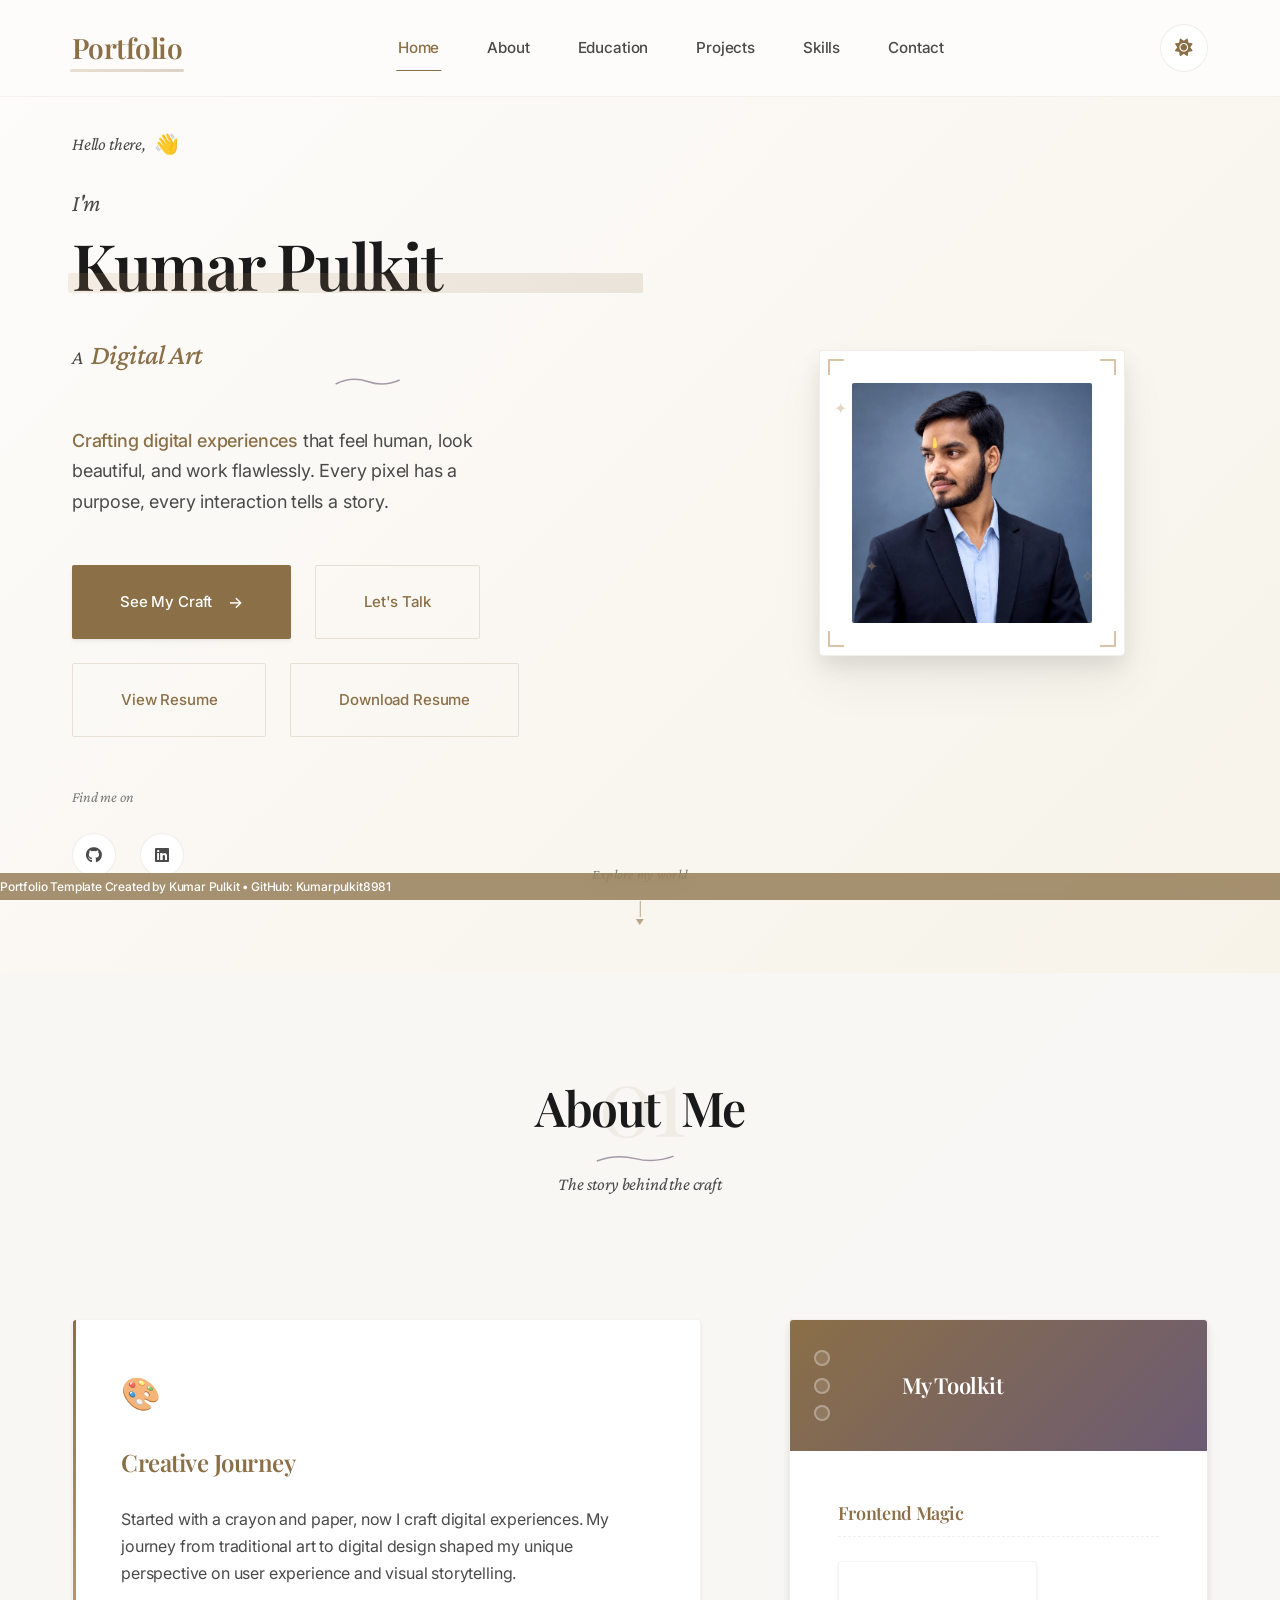
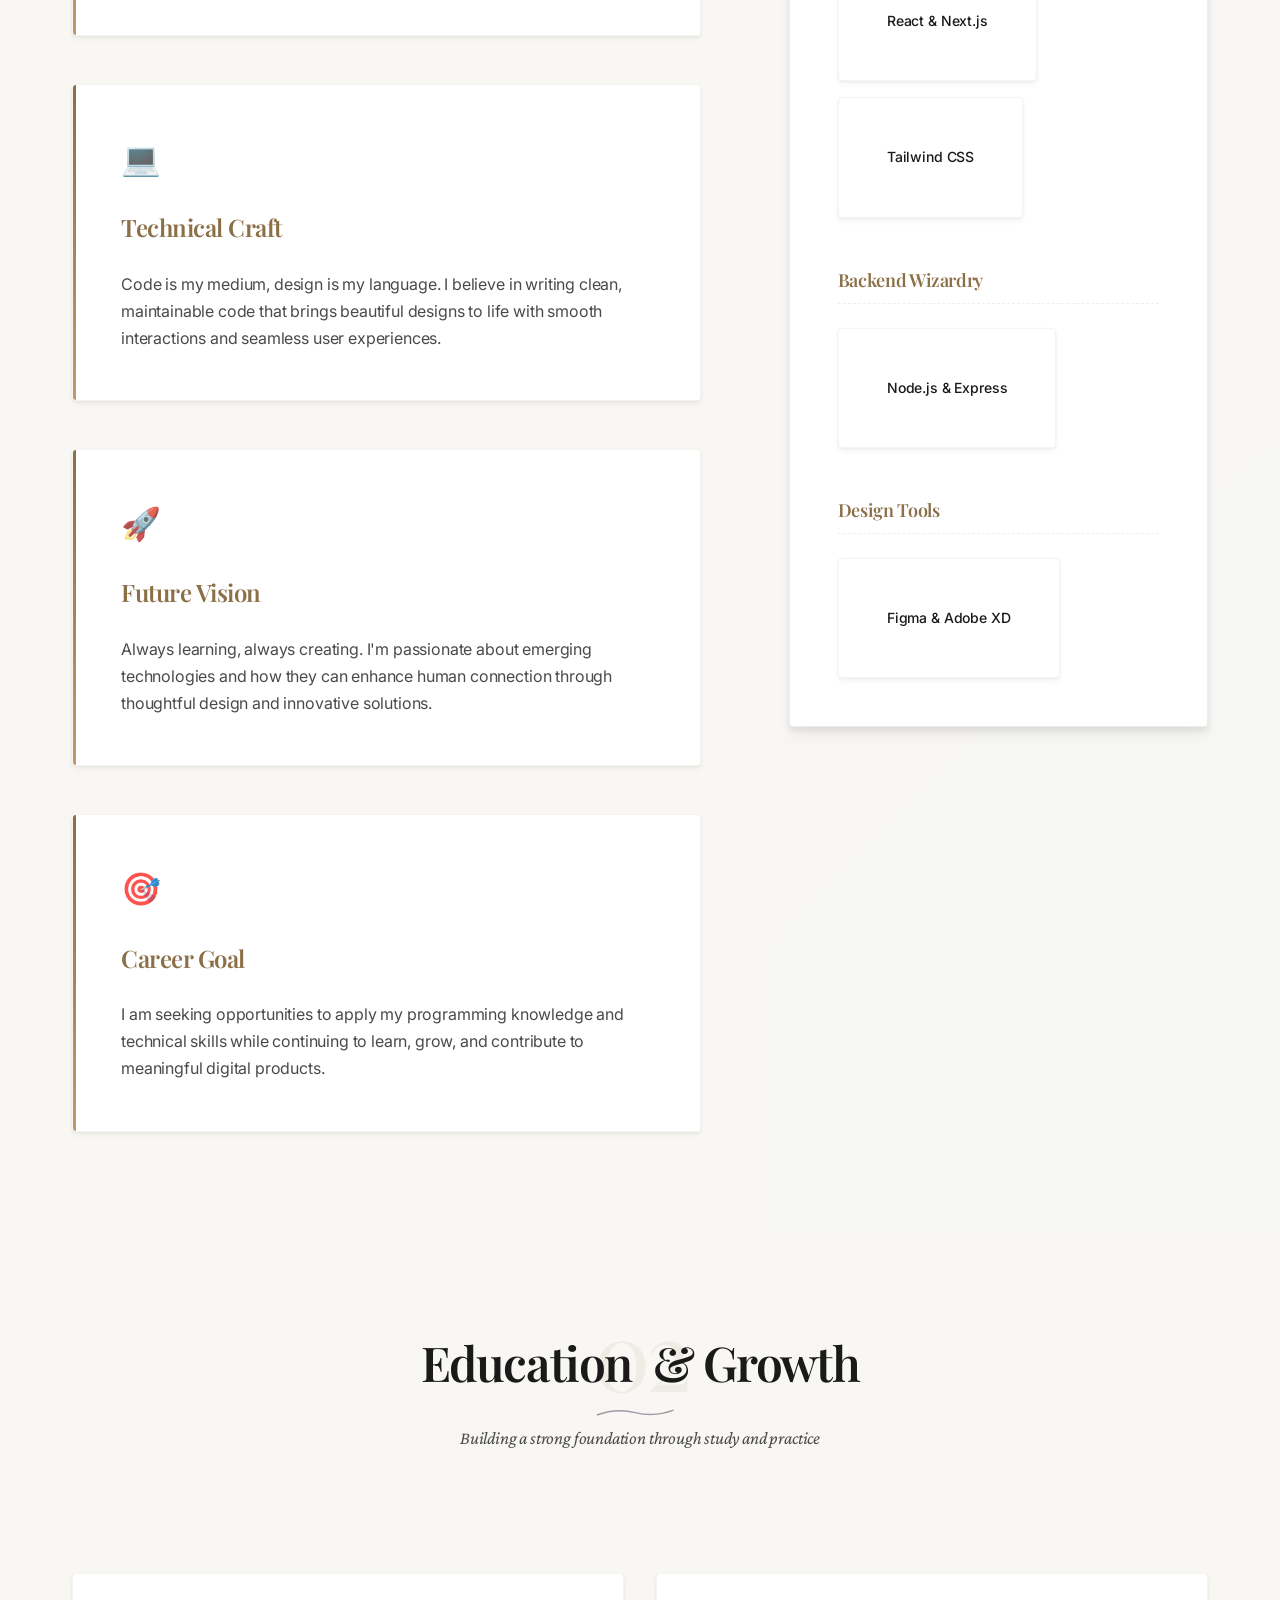
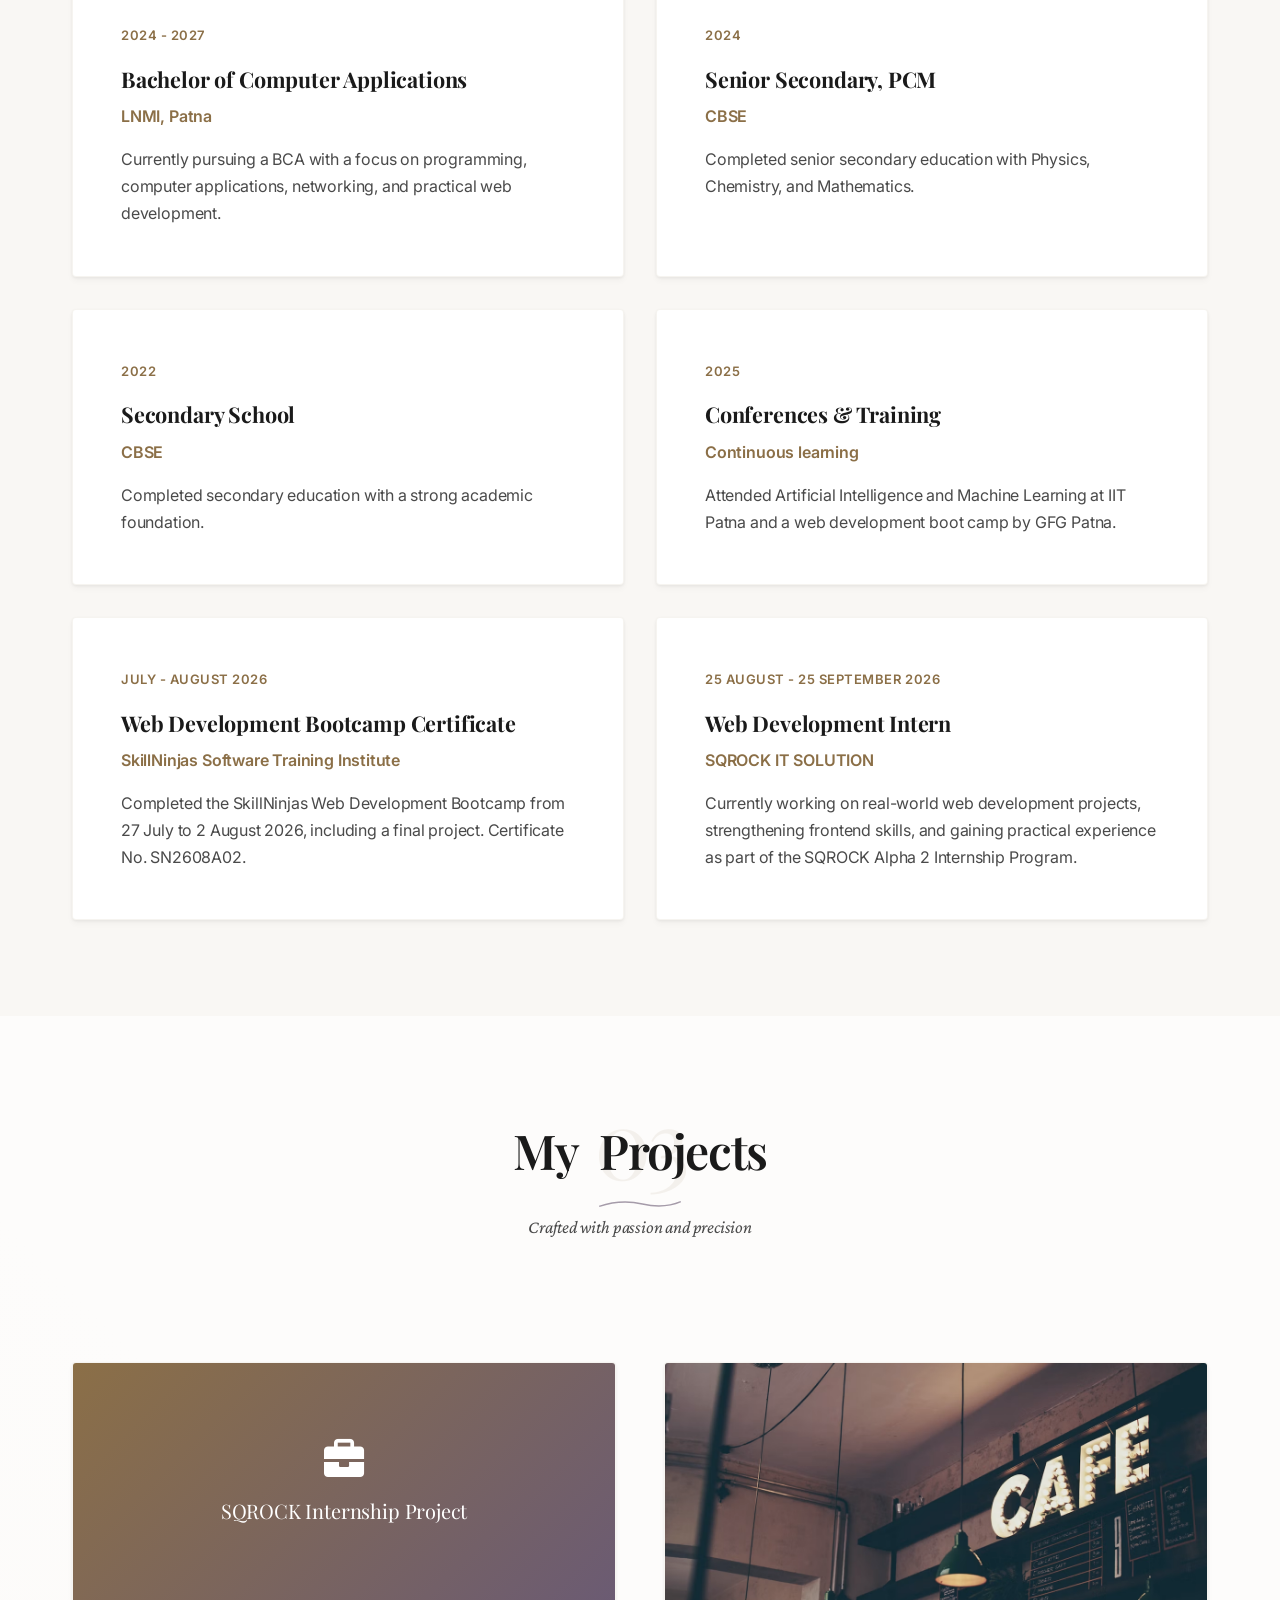
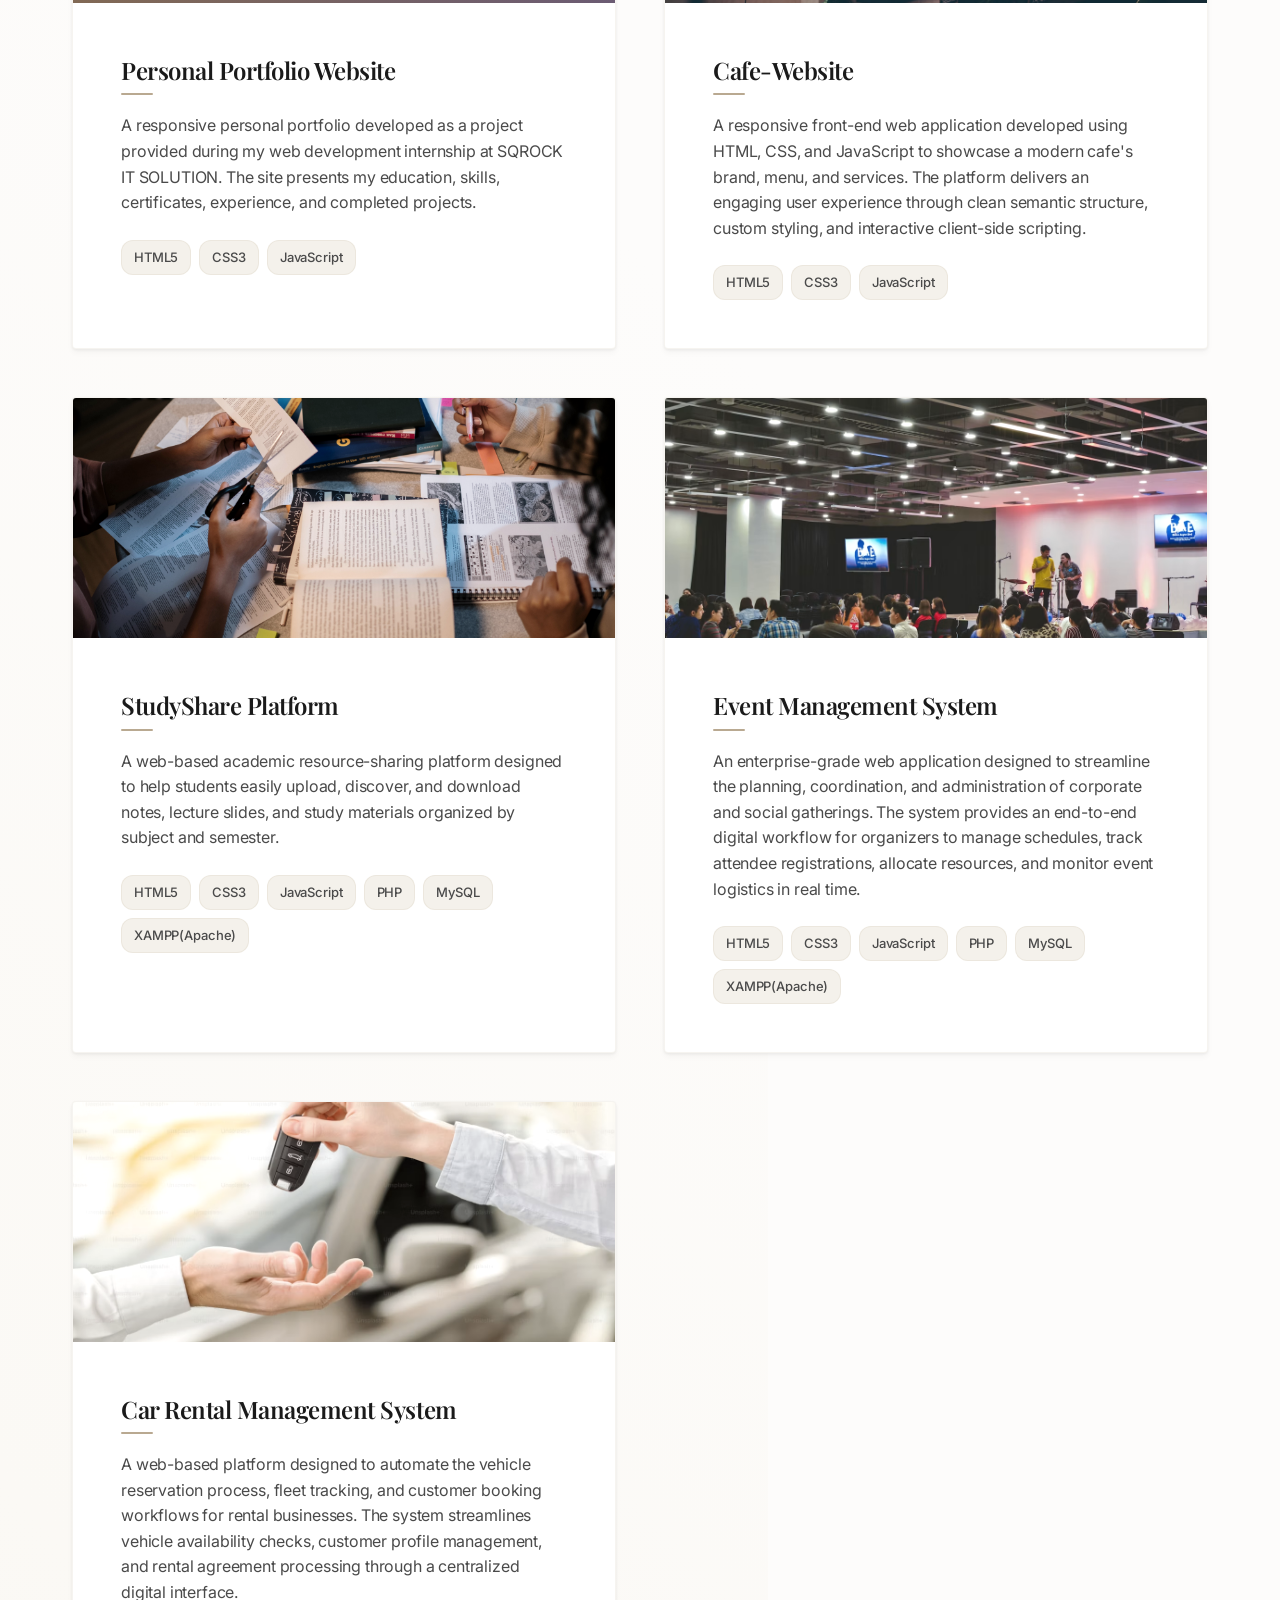
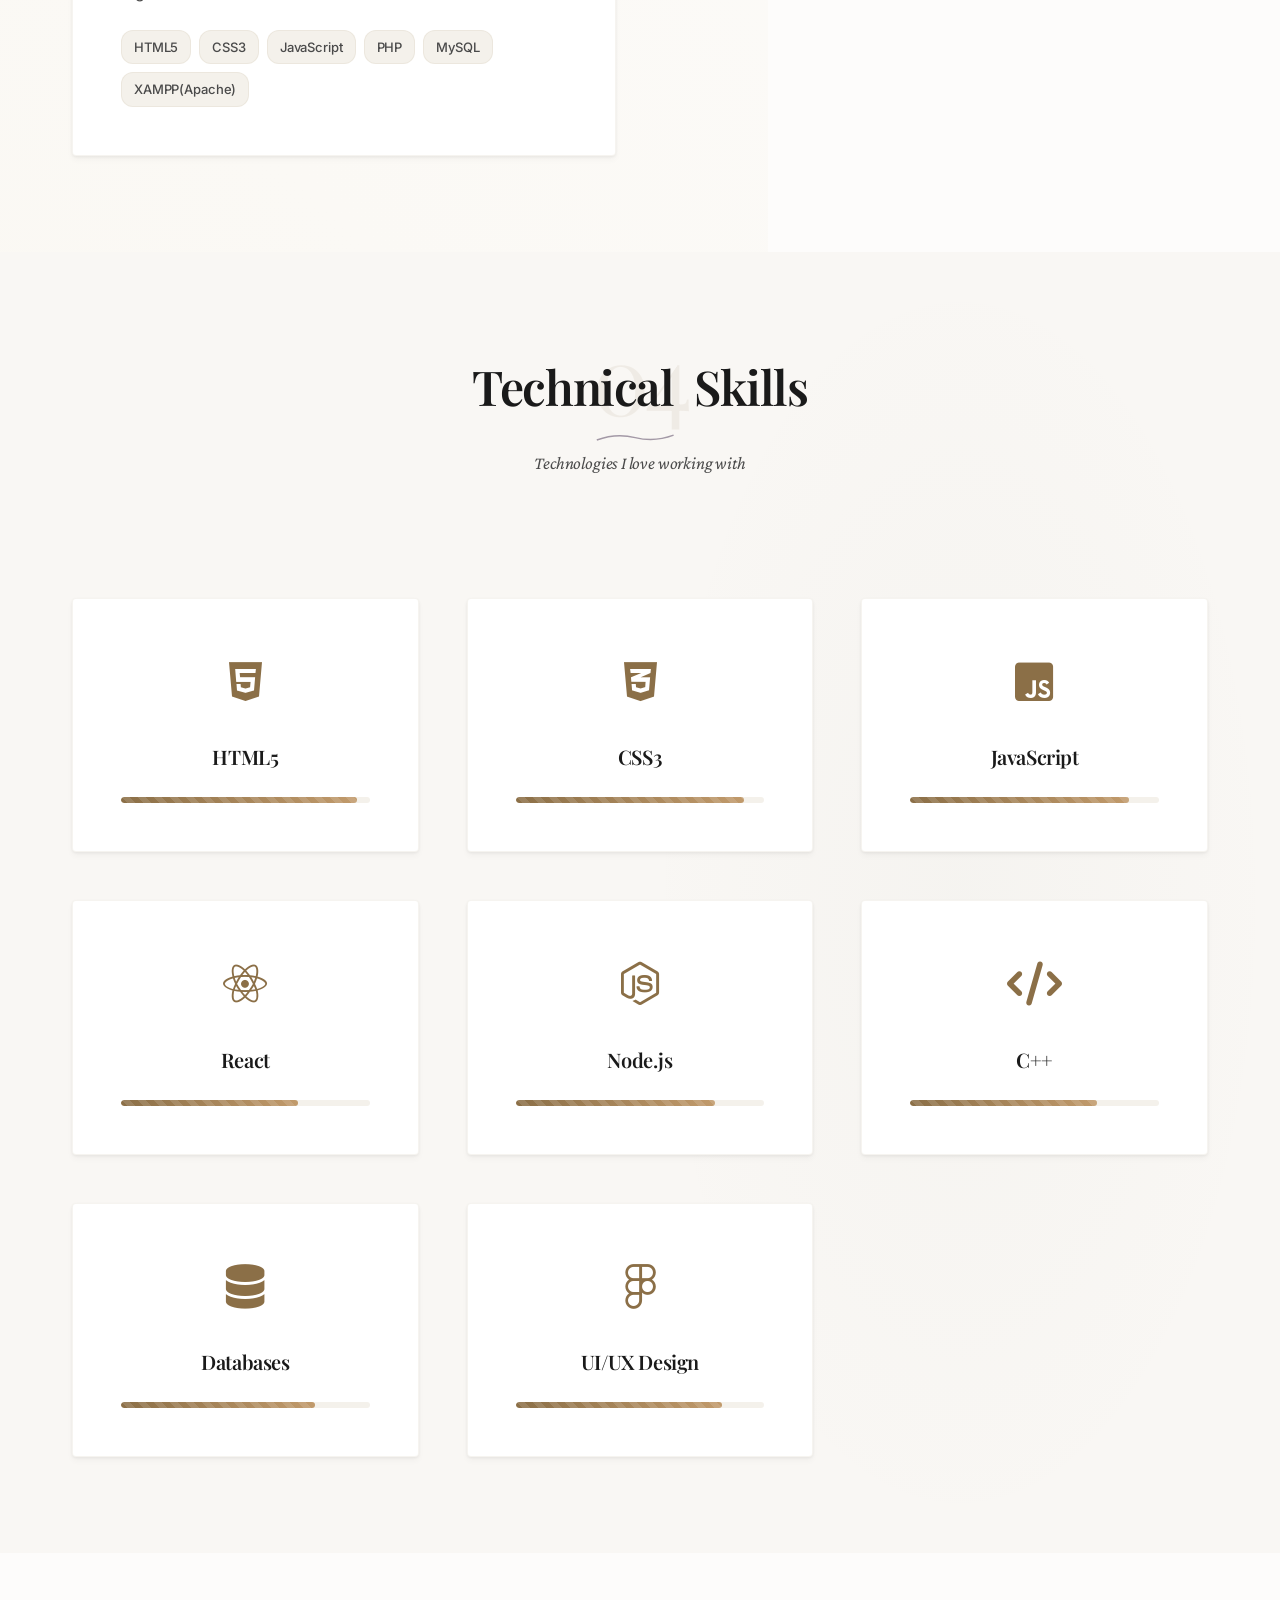
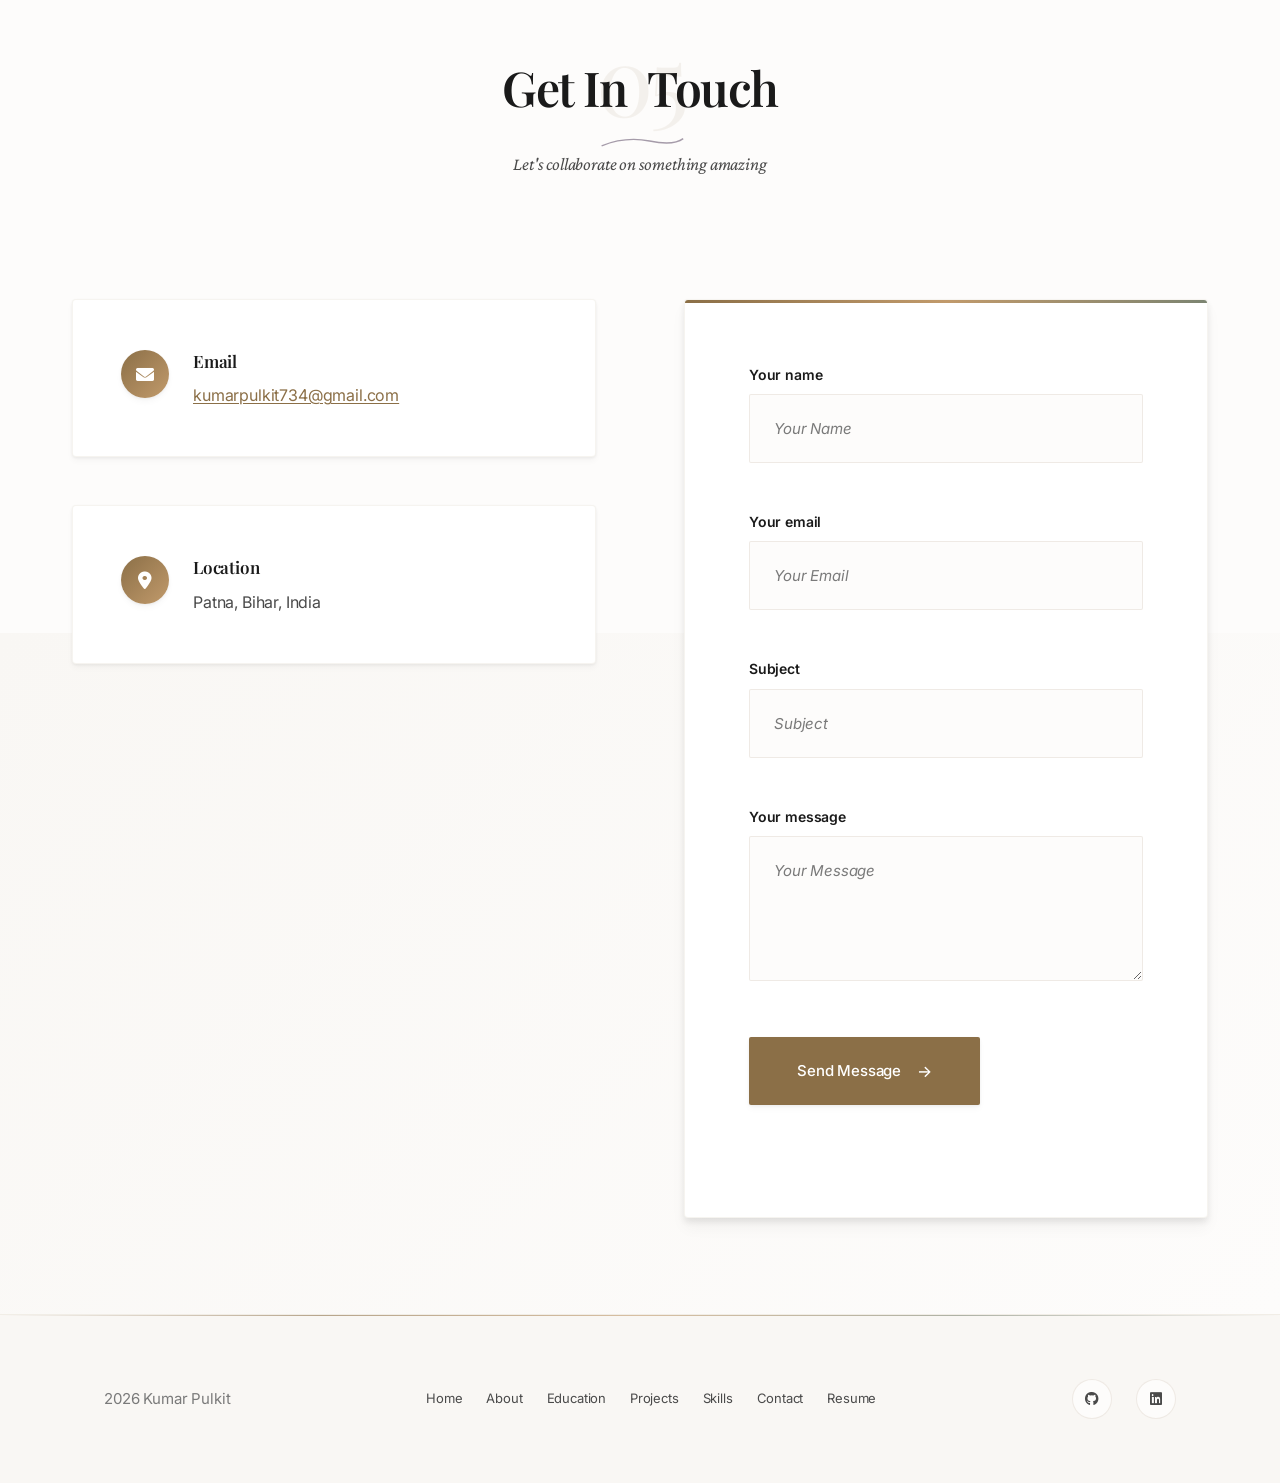
<file: index.html>
<!DOCTYPE html>
<html lang="en">
<head>
    <meta charset="UTF-8">
    <meta name="viewport" content="width=device-width, initial-scale=1.0">
    <title>Kumar Pulkit - Digital Artisan</title>
    <meta name="description" content="Professional portfolio of a digital artisan crafting exceptional web experiences">
    <meta property="og:title" content="Kumar Pulkit - Digital Artisan">
    <meta property="og:description" content="Professional portfolio of Kumar Pulkit, crafting thoughtful digital experiences.">
    <meta property="og:type" content="website">
    <meta name="theme-color" content="#fdfcfb">
    <link rel="preconnect" href="https://cdnjs.cloudflare.com">
    <link href="https://cdnjs.cloudflare.com/ajax/libs/font-awesome/6.0.0/css/all.min.css" rel="stylesheet">
    <link rel="stylesheet" href="styles.css">
</head>
<body>
    <div class="creator-brand">
        <div class="brand-marquee">Portfolio Template Created by Kumar Pulkit  • GitHub: Kumarpulkit8981     </div>
    </div>
    <!-- Elegant Paper Texture -->
    <div class="paper-texture"></div>
    
    <!-- Sophisticated Background Elements -->
    <div class="art-elements">
        <div class="floating-shape shape-1"></div>
        <div class="floating-shape shape-2"></div>
        <div class="floating-shape shape-3"></div>
        <div class="ink-splash splash-1"></div>
        <div class="ink-splash splash-2"></div>
    </div>
    
    <!-- Navigation -->
    <nav class="navbar" id="navbar">
        <div class="nav-content">
            <a href="#home" class="logo" aria-label="Kumar Pulkit portfolio home">
                <div class="logo-sketch">
                    <span class="logo-text">Portfolio</span>
                    <div class="underline-sketch"></div>
                </div>
            </a>
            <div class="nav-links" id="navLinks">
                <a href="#home" class="nav-link active">
                    <span class="link-text">Home</span>
                    <div class="link-doodle"></div>
                </a>
                <a href="#about" class="nav-link">
                    <span class="link-text">About</span>
                    <div class="link-doodle"></div>
                </a>
                <a href="#education" class="nav-link">
                    <span class="link-text">Education</span>
                    <div class="link-doodle"></div>
                </a>
                <a href="#projects" class="nav-link">
                    <span class="link-text">Projects</span>
                    <div class="link-doodle"></div>
                </a>
                <a href="#skills" class="nav-link">
                    <span class="link-text">Skills</span>
                    <div class="link-doodle"></div>
                </a>
                <a href="#contact" class="nav-link">
                    <span class="link-text">Contact</span>
                    <div class="link-doodle"></div>
                </a>
            </div>
            <div class="nav-right">
                <button class="theme-toggle" id="themeToggle" type="button" aria-label="Switch to dark theme" aria-pressed="false">
                    <div class="toggle-inner">
                        <i class="fas fa-sun light-icon"></i>
                        <i class="fas fa-moon dark-icon"></i>
                    </div>
                </button>
                <button class="hamburger" id="hamburger" type="button" aria-label="Open navigation menu" aria-expanded="false" aria-controls="navLinks">
                    <span></span>
                    <span></span>
                    <span></span>
                </button>
            </div>
        </div>
    </nav>

    <!-- Hero Section -->
    <section id="home" class="hero">
        <div class="hero-content">
            <div class="hero-text">
                <div class="greeting-container">
                    <p class="greeting">Hello there,</p>
                    <div class="wave-hand">👋</div>
                </div>
                <div class="name-container">
                    <span class="name-prefix">I'm</span>
                    <h1 class="name-main">Kumar Pulkit</h1>
                    <div class="name-highlight"></div>
                </div>
                <div class="role-container">
                    <span class="role-label">A</span>
                    <span class="role-main" id="roleText">Digital Artisan</span>
                    <div class="role-sketch">
                        <svg viewBox="0 0 100 20" class="role-underline">
                            <path d="M5,15 Q25,5 45,12 T85,10" stroke="currentColor" stroke-width="2" fill="none"/>
                        </svg>
                    </div>
                </div>
                <p class="hero-description">
                    <span class="description-highlight">Crafting digital experiences</span> that feel human, 
                    look beautiful, and work flawlessly. Every pixel has a purpose, 
                    every interaction tells a story.
                </p>
                <div class="hero-buttons">
                    <a href="#projects" class="btn btn-primary">
                        <span class="btn-text">See My Craft</span>
                        <div class="btn-arrow">→</div>
                    </a>
                    <a href="#contact" class="btn btn-secondary">
                        <span class="btn-text">Let's Talk</span>
                    </a>
                    <a href="resume.html" class="btn btn-secondary">
                        <span class="btn-text">View Resume</span>
                    </a>
                    <a href="resume.pdf" class="btn btn-secondary" download>
                        <span class="btn-text">Download Resume</span>
                    </a>
                </div>
                <div class="social-container">
                    <div class="social-label">Find me on</div>
                    <div class="social-links">
                        <a href="https://github.com/Kumarpulkit8981" class="social-link" data-platform="github" aria-label="Visit Kumar Pulkit on GitHub">
                            <i class="fab fa-github"></i>
                        </a>
                        <a href="https://www.linkedin.com/in/kumar-pulkit-21kp" class="social-link" data-platform="linkedin" aria-label="Visit Kumar Pulkit on LinkedIn">
                            <i class="fab fa-linkedin"></i>
                        </a>
                    </div>
                </div>
            </div>
            <div class="hero-visual">
                <div class="profile-artwork">
                    <div class="profile-frame">
                        <div class="frame-corner tl"></div>
                        <div class="frame-corner tr"></div>
                        <div class="frame-corner bl"></div>
                        <div class="frame-corner br"></div>
                        <div class="profile-image-container">
                            <img src="images/my-photo.jpg" alt="Portrait of Kumar Pulkit" class="profile-image">
                        </div>
                    </div>
                    <!-- <div class="profile-quote-bubble">
                        <div class="quote-text">"Design is thinking made visual"</div>
                    </div> -->
                    <div class="decorative-elements">
                        <div class="deco-star star-1">✦</div>
                        <div class="deco-star star-2">✧</div>
                        <div class="deco-star star-3">✦</div>
                    </div>
                </div>
            </div>
        </div>
        <div class="scroll-invitation">
            <div class="scroll-text">Explore my world</div>
            <div class="scroll-arrow">
                <div class="arrow-line"></div>
                <div class="arrow-head"></div>
            </div>
        </div>
    </section>

    <!-- About Section -->
    <section id="about" class="about">
        <div class="container">
            <div class="section-header">
                <div class="section-number">01</div>
                <h2 class="section-title">
                    <span class="title-word">About</span>
                    <span class="title-word">Me</span>
                    <div class="title-sketch">
                        <svg viewBox="0 0 200 50" class="title-underline">
                            <path d="M10,25 Q50,10 90,20 T170,15" stroke="currentColor" stroke-width="3" fill="none"/>
                        </svg>
                    </div>
                </h2>
                <p class="section-subtitle">The story behind the craft</p>
            </div>
            <div class="about-content">
                <div class="about-story">
                    <div class="story-card fade-in">
                        <div class="card-number">🎨</div>
                        <h3>Creative Journey</h3>
                        <p>Started with a crayon and paper, now I craft digital experiences. 
                        My journey from traditional art to digital design shaped my unique 
                        perspective on user experience and visual storytelling.</p>
                    </div>
                    <div class="story-card fade-in">
                        <div class="card-number">💻</div>
                        <h3>Technical Craft</h3>
                        <p>Code is my medium, design is my language. I believe in writing 
                        clean, maintainable code that brings beautiful designs to life 
                        with smooth interactions and seamless user experiences.</p>
                    </div>
                    <div class="story-card fade-in">
                        <div class="card-number">🚀</div>
                        <h3>Future Vision</h3>
                        <p>Always learning, always creating. I'm passionate about emerging 
                        technologies and how they can enhance human connection through 
                        thoughtful design and innovative solutions.</p>
                    </div>
                    <div class="story-card fade-in">
                        <div class="card-number">🎯</div>
                        <h3>Career Goal</h3>
                        <p>I am seeking opportunities to apply my programming knowledge and technical skills while continuing to learn, grow, and contribute to meaningful digital products.</p>
                    </div>
                </div>
                <div class="about-skills">
                    <div class="skills-notebook">
                        <div class="notebook-header">
                            <div class="notebook-rings">
                                <div class="ring"></div>
                                <div class="ring"></div>
                                <div class="ring"></div>
                            </div>
                            <h4>My Toolkit</h4>
                        </div>
                        <div class="skills-pages">
                            <div class="skills-page">
                                <div class="page-title">Frontend Magic</div>
                                <div class="skill-items">
                                    <div class="skill-item"><span>React & Next.js</span></div>
                                    <!-- <div class="skill-item"><span>TypeScript</span></div> -->
                                    <div class="skill-item"><span>Tailwind CSS</span></div>
                                    <!-- <div class="skill-item"><span>Framer Motion</span></div> -->
                                </div>
                            </div>
                            <div class="skills-page">
                                <div class="page-title">Backend Wizardry</div>
                                <div class="skill-items">
                                    <div class="skill-item"><span>Node.js & Express</span></div>
                                    <!-- <div class="skill-item"><span>Python & FastAPI</span></div>
                                    <div class="skill-item"><span>PostgreSQL</span></div>
                                    <div class="skill-item"><span>MongoDB</span></div> -->
                                </div>
                            </div>
                            <div class="skills-page">
                                <div class="page-title">Design Tools</div>
                                <div class="skill-items">
                                    <div class="skill-item"><span>Figma & Adobe XD</span></div>
                                    <!-- <div class="skill-item"><span>Photoshop</span></div>
                                    <div class="skill-item"><span>Blender 3D</span></div>
                                    <div class="skill-item"><span>Procreate</span></div> -->
                                </div>
                            </div>
                        </div>
                    </div>
                </div>
            </div>
        </div>
    </section>

    <!-- Education and Experience Section -->
    <section id="education" class="education">
        <div class="container">
            <div class="section-header">
                <div class="section-number">02</div>
                <h2 class="section-title">
                    <span class="title-word">Education</span>
                    <span class="title-word">& Growth</span>
                    <div class="title-sketch">
                        <svg viewBox="0 0 200 50" class="title-underline">
                            <path d="M10,25 Q50,10 90,20 T170,15" stroke="currentColor" stroke-width="3" fill="none"/>
                        </svg>
                    </div>
                </h2>
                <p class="section-subtitle">Building a strong foundation through study and practice</p>
            </div>
            <div class="education-grid">
                <article class="education-card fade-in">
                    <span class="education-period">2024 - 2027</span>
                    <h3>Bachelor of Computer Applications</h3>
                    <p class="education-place">LNMI, Patna</p>
                    <p>Currently pursuing a BCA with a focus on programming, computer applications, networking, and practical web development.</p>
                </article>
                <article class="education-card fade-in">
                    <span class="education-period">2024</span>
                    <h3>Senior Secondary, PCM</h3>
                    <p class="education-place">CBSE</p>
                    <p>Completed senior secondary education with Physics, Chemistry, and Mathematics.</p>
                </article>
                <article class="education-card fade-in">
                    <span class="education-period">2022</span>
                    <h3>Secondary School</h3>
                    <p class="education-place">CBSE</p>
                    <p>Completed secondary education with a strong academic foundation.</p>
                </article>
                <article class="education-card fade-in">
                    <span class="education-period">2025</span>
                    <h3>Conferences & Training</h3>
                    <p class="education-place">Continuous learning</p>
                    <p>Attended Artificial Intelligence and Machine Learning at IIT Patna and a web development boot camp by GFG Patna.</p>
                </article>
                <article class="education-card fade-in">
                    <span class="education-period">July - August 2026</span>
                    <h3>Web Development Bootcamp Certificate</h3>
                    <p class="education-place">SkillNinjas Software Training Institute</p>
                    <p>Completed the SkillNinjas Web Development Bootcamp from 27 July to 2 August 2026, including a final project. Certificate No. SN2608A02.</p>
                </article>
                <article class="education-card fade-in">
                    <span class="education-period">25 August - 25 September 2026</span>
                    <h3>Web Development Intern</h3>
                    <p class="education-place">SQROCK IT SOLUTION</p>
                    <p>Currently working on real-world web development projects, strengthening frontend skills, and gaining practical experience as part of the SQROCK Alpha 2 Internship Program.</p>
                </article>
            </div>
        </div>
    </section>

    <!-- Projects Section -->
    <section id="projects" class="projects">
        <div class="container">
            <div class="section-header">
                <div class="section-number">03</div>
                <h2 class="section-title">
                    <span class="title-word">My</span>
                    <span class="title-word">Projects</span>
                    <div class="title-sketch">
                        <svg viewBox="0 0 200 50" class="title-underline">
                            <path d="M15,30 Q60,15 105,25 T185,20" stroke="currentColor" stroke-width="3" fill="none"/>
                        </svg>
                    </div>
                </h2>
                <p class="section-subtitle">Crafted with passion and precision</p>
            </div>
            <div class="projects-grid">
                <div class="project-card fade-in">
                    <div class="project-image project-placeholder" role="img" aria-label="Personal portfolio website project">
                        <i class="fas fa-briefcase"></i>
                        <span>SQROCK Internship Project</span>
                        <div class="project-overlay">
                            <div class="project-links">
                                <a href="https://github.com/Kumarpulkit8981/Portfolio-Website" class="project-link" title="View Code" aria-label="View Personal Portfolio Website source code">
                                    <i class="fab fa-github"></i>
                                </a>
                                <a href="https://kumarpulkit8981.github.io/Portfolio-Website/" class="project-link" title="Live Demo" aria-label="Open Personal Portfolio Website live demo">
                                    <i class="fas fa-external-link-alt"></i>
                                </a>
                            </div>
                        </div>
                    </div>
                    <div class="project-info">
                        <h3 class="project-title">Personal Portfolio Website</h3>
                        <p class="project-description">
                            A responsive personal portfolio developed as a project provided during my web development internship at SQROCK IT SOLUTION. The site presents my education, skills, certificates, experience, and completed projects.
                        </p>
                        <div class="project-tech">
                            <span class="tech-tag"><span>HTML5</span></span>
                            <span class="tech-tag"><span>CSS3</span></span>
                            <span class="tech-tag"><span>JavaScript</span></span>
                        </div>
                    </div>
                </div>

                <div class="project-card fade-in">
                    <div class="project-image">
                        <img src="images/cafe.jpg" alt="Cafe Website" loading="lazy" decoding="async">
                        <div class="project-overlay">
                            <div class="project-links">
                                <a href="https://github.com/Kumarpulkit8981/Cafe-Website" class="project-link" title="View Code" aria-label="View Cafe Website source code">
                                    <i class="fab fa-github"></i>
                                </a>
                                <a href="https://kumarpulkit8981.github.io/Cafe-Website/" class="project-link" title="Live Demo" aria-label="Open Cafe Website live demo">
                                    <i class="fas fa-external-link-alt"></i>
                                </a>
                            </div>
                        </div>
                    </div>
                    <div class="project-info">
                        <h3 class="project-title">Cafe-Website</h3>
                        <p class="project-description">
                           A responsive front-end web application developed using HTML, CSS, and JavaScript 
                           to showcase a modern cafe's brand, menu, and services.
                           The platform delivers an engaging user experience through clean semantic structure, custom styling, and interactive client-side scripting.
                        </p>
                        <div class="project-tech">
                            <span class="tech-tag"><span>HTML5</span></span>
                            <span class="tech-tag"><span>CSS3</span></span>
                            <span class="tech-tag"><span>JavaScript</span></span>
                        </div>
                    </div>
                </div>

                <div class="project-card fade-in">
                    <div class="project-image">
                        <img src="images/studyshare.jpg" alt="StudyShare Platform" loading="lazy" decoding="async">
                        <div class="project-overlay">
                            <div class="project-links">
                                <a href="https://github.com/Kumarpulkit8981/studyshare" class="project-link" title="View Code" aria-label="View StudyShare source code">
                                    <i class="fab fa-github"></i>
                                </a>
                                <a href="https://kumarpulkit8981.github.io/studyshare/" class="project-link" title="Live Demo" aria-label="Open StudyShare live demo">
                                    <i class="fas fa-external-link-alt"></i>
                                </a>
                            </div>
                        </div>
                    </div>
                    <div class="project-info">
                        <h3 class="project-title">StudyShare Platform</h3>
                        <p class="project-description">
                          A web-based academic resource-sharing platform designed to help students
                           easily upload, discover, and download notes, lecture slides, and study materials 
                           organized by subject and semester.
                        </p>
                        <div class="project-tech">
                            <span class="tech-tag"><span>HTML5</span></span>
                            <span class="tech-tag"><span>CSS3</span></span>
                            <span class="tech-tag"><span>JavaScript</span></span>
                            <span class="tech-tag"><span>PHP</span></span>
                            <span class="tech-tag"><span>MySQL</span></span>
                            <span class="tech-tag"><span>XAMPP(Apache)</span></span>

                        </div>
                    </div>
                </div>

                <div class="project-card fade-in">
                    <div class="project-image">
                        <img src="images/event.jpg" alt="Event Management System" loading="lazy" decoding="async">
                        <div class="project-overlay">
                            <div class="project-links">
                                <a href="https://github.com/Kumarpulkit8981/Event-Management-System" class="project-link" title="View Code" aria-label="View Event Management System source code">
                                    <i class="fab fa-github"></i>
                                </a>
                                <a href="https://kumarpulkit8981.github.io/Event-Management-System/" class="project-link" title="Live Demo" aria-label="Open Event Management System live demo">
                                    <i class="fas fa-external-link-alt"></i>
                                </a>
                            </div>
                        </div>
                    </div>
                    <div class="project-info">
                        <h3 class="project-title">Event Management System</h3>
                        <p class="project-description">
                           An enterprise-grade web application designed to streamline the planning, coordination, 
                           and administration of corporate and social gatherings.  The system provides an end-to-end digital 
                           workflow for organizers to manage schedules, track attendee registrations, allocate resources, and monitor event logistics in real time.
                        </p>
                        <div class="project-tech">
                            <span class="tech-tag"><span>HTML5</span></span>
                            <span class="tech-tag"><span>CSS3</span></span>
                            <span class="tech-tag"><span>JavaScript</span></span>
                            <span class="tech-tag"><span>PHP</span></span>
                            <span class="tech-tag"><span>MySQL</span></span>
                            <span class="tech-tag"><span>XAMPP(Apache)</span></span>
                        </div>
                    </div>
                </div>

                <div class="project-card fade-in">
                    <div class="project-image">
                        <img src="images/car-rental.jpg" alt="Car Rental Management System" loading="lazy" decoding="async">
                        <div class="project-overlay">
                            <div class="project-links">
                                <a href="https://github.com/Kumarpulkit8981/Car-Rental-Management-System" class="project-link" title="View Code" aria-label="View Car Rental Management System source code">
                                    <i class="fab fa-github"></i>
                                </a>
                                <a href="https://kumarpulkit8981.github.io/Car-Rental-Management-System/" class="project-link" title="Live Demo" aria-label="Open Car Rental Management System live demo">
                                    <i class="fas fa-mobile-alt"></i>
                                </a>
                            </div>
                        </div>
                    </div>
                    <div class="project-info">
                        <h3 class="project-title">Car Rental Management System</h3>
                        <p class="project-description">
                            A web-based platform designed to automate the vehicle reservation process, 
                            fleet tracking, and customer booking workflows for rental businesses. 
                            The system streamlines vehicle availability checks, customer profile management,
                             and rental agreement processing through a centralized digital interface.
                        </p>
                        <div class="project-tech">
                            <span class="tech-tag"><span>HTML5</span></span>
                            <span class="tech-tag"><span>CSS3</span></span>
                            <span class="tech-tag"><span>JavaScript</span></span>
                            <span class="tech-tag"><span>PHP</span></span>
                            <span class="tech-tag"><span>MySQL</span></span>
                            <span class="tech-tag"><span>XAMPP(Apache)</span></span>
                        </div>
                    </div>
                </div>
            </div>
        </div>
    </section>

    <!-- Skills Section -->
    <section id="skills" class="skills">
        <div class="container">
            <div class="section-header">
                <div class="section-number">04</div>
                <h2 class="section-title">
                    <span class="title-word">Technical</span>
                    <span class="title-word">Skills</span>
                    <div class="title-sketch">
                        <svg viewBox="0 0 200 50" class="title-underline">
                            <path d="M10,25 Q50,10 90,20 T170,15" stroke="currentColor" stroke-width="3" fill="none"/>
                        </svg>
                    </div>
                </h2>
                <p class="section-subtitle">Technologies I love working with</p>
            </div>
            <div class="skills-grid">
                <div class="skill-item fade-in">
                    <div class="skill-icon">
                        <i class="fab fa-html5"></i>
                    </div>
                    <h3>HTML5</h3>
                    <div class="skill-progress">
                        <div class="progress-bar" data-width="95%"></div>
                    </div>
                </div>
                <div class="skill-item fade-in">
                    <div class="skill-icon">
                        <i class="fab fa-css3-alt"></i>
                    </div>
                    <h3>CSS3</h3>
                    <div class="skill-progress">
                        <div class="progress-bar" data-width="92%"></div>
                    </div>
                </div>
                <div class="skill-item fade-in">
                    <div class="skill-icon">
                        <i class="fab fa-js-square"></i>
                    </div>
                    <h3>JavaScript</h3>
                    <div class="skill-progress">
                        <div class="progress-bar" data-width="88%"></div>
                    </div>
                </div>
                <div class="skill-item fade-in">
                    <div class="skill-icon">
                        <i class="fab fa-react"></i>
                    </div>
                    <h3>React</h3>
                    <div class="skill-progress">
                        <div class="progress-bar" data-width="71%"></div>
                    </div>
                </div>
                <div class="skill-item fade-in">
                    <div class="skill-icon">
                        <i class="fab fa-node-js"></i>
                    </div>
                    <h3>Node.js</h3>
                    <div class="skill-progress">
                        <div class="progress-bar" data-width="80%"></div>
                    </div>
                </div>
                <div class="skill-item fade-in">
                    <div class="skill-icon">
                        <i class="fas fa-code"></i>
                    </div>
                    <h3>C++</h3>
                    <div class="skill-progress">
                        <div class="progress-bar" data-width="75%"></div>
                    </div>
                </div>
                <div class="skill-item fade-in">
                    <div class="skill-icon">
                        <i class="fas fa-database"></i>
                    </div>
                    <h3>Databases</h3>
                    <div class="skill-progress">
                        <div class="progress-bar" data-width="78%"></div>
                    </div>
                </div>
                <div class="skill-item fade-in">
                    <div class="skill-icon">
                        <i class="fab fa-figma"></i>
                    </div>
                    <h3>UI/UX Design</h3>
                    <div class="skill-progress">
                        <div class="progress-bar" data-width="83%"></div>
                    </div>
                </div>
            </div>
        </div>
    </section>

    <!-- Contact Section -->
    <section id="contact" class="contact">
        <div class="container">
            <div class="section-header">
                <div class="section-number">05</div>
                <h2 class="section-title">
                    <span class="title-word">Get In</span>
                    <span class="title-word">Touch</span>
                    <div class="title-sketch">
                        <svg viewBox="0 0 200 50" class="title-underline">
                            <path d="M20,35 Q70,15 120,25 T190,20" stroke="currentColor" stroke-width="3" fill="none"/>
                        </svg>
                    </div>
                </h2>
                <p class="section-subtitle">Let's collaborate on something amazing</p>
            </div>
            <div class="contact-content">
                <div class="contact-info">
                    <div class="contact-item fade-in">
                        <div class="contact-icon">
                            <i class="fas fa-envelope"></i>
                        </div>
                        <div class="contact-details">
                            <h4>Email</h4>
                            <p><a href="mailto:kumarpulkit734@gmail.com">kumarpulkit734@gmail.com</a></p>
                        </div>
                    </div>
                    <div class="contact-item fade-in">
                        <div class="contact-icon">
                            <i class="fas fa-map-marker-alt"></i>
                        </div>
                        <div class="contact-details">
                            <h4>Location</h4>
                            <p>Patna, Bihar, India</p>
                        </div>
                    </div>
                </div>
                <form class="contact-form fade-in" id="contactForm" action="mailto:kumarpulkit734@gmail.com" method="post" enctype="text/plain">
                    <div class="form-group">
                        <label for="name">Your name</label>
                        <input type="text" id="name" name="name" placeholder="Your Name" autocomplete="name" required>
                    </div>
                    <div class="form-group">
                        <label for="email">Your email</label>
                        <input type="email" id="email" name="email" placeholder="Your Email" autocomplete="email" required>
                    </div>
                    <div class="form-group">
                        <label for="subject">Subject</label>
                        <input type="text" id="subject" name="subject" placeholder="Subject" autocomplete="off" required>
                    </div>
                    <div class="form-group">
                        <label for="message">Your message</label>
                        <textarea id="message" name="message" placeholder="Your Message" rows="5" required></textarea>
                    </div>
                    <button type="submit" class="btn btn-primary">
                        <span class="btn-text">Send Message</span>
                        <div class="btn-arrow">→</div>
                    </button>
                    <p class="form-status" id="formStatus" role="status" aria-live="polite"></p>
                </form>
            </div>
        </div>
    </section>

    <!-- Footer -->
    <footer class="footer">
        <div class="container">
            <div class="footer-content">
                <div class="footer-text">
                    <p>2026 Kumar Pulkit </p>
                </div>
                <nav class="footer-nav" aria-label="Footer navigation">
                    <a href="#home">Home</a>
                    <a href="#about">About</a>
                    <a href="#education">Education</a>
                    <a href="#projects">Projects</a>
                    <a href="#skills">Skills</a>
                    <a href="#contact">Contact</a>
                    <a href="resume.html">Resume</a>
                </nav>
                <div class="footer-social">
                    <a href="https://github.com/kumarpulkit8981" class="social-link" title="GitHub" aria-label="Visit Kumar Pulkit on GitHub"><i class="fab fa-github"></i></a>
                    <a href="https://www.linkedin.com/in/kumar-pulkit-21kp/" class="social-link" title="LinkedIn" aria-label="Visit Kumar Pulkit on LinkedIn"><i class="fab fa-linkedin"></i></a>
                </div>
            </div>
        </div>
    </footer>

    <script src="script.js"></script>
</body>
</html>
</file>
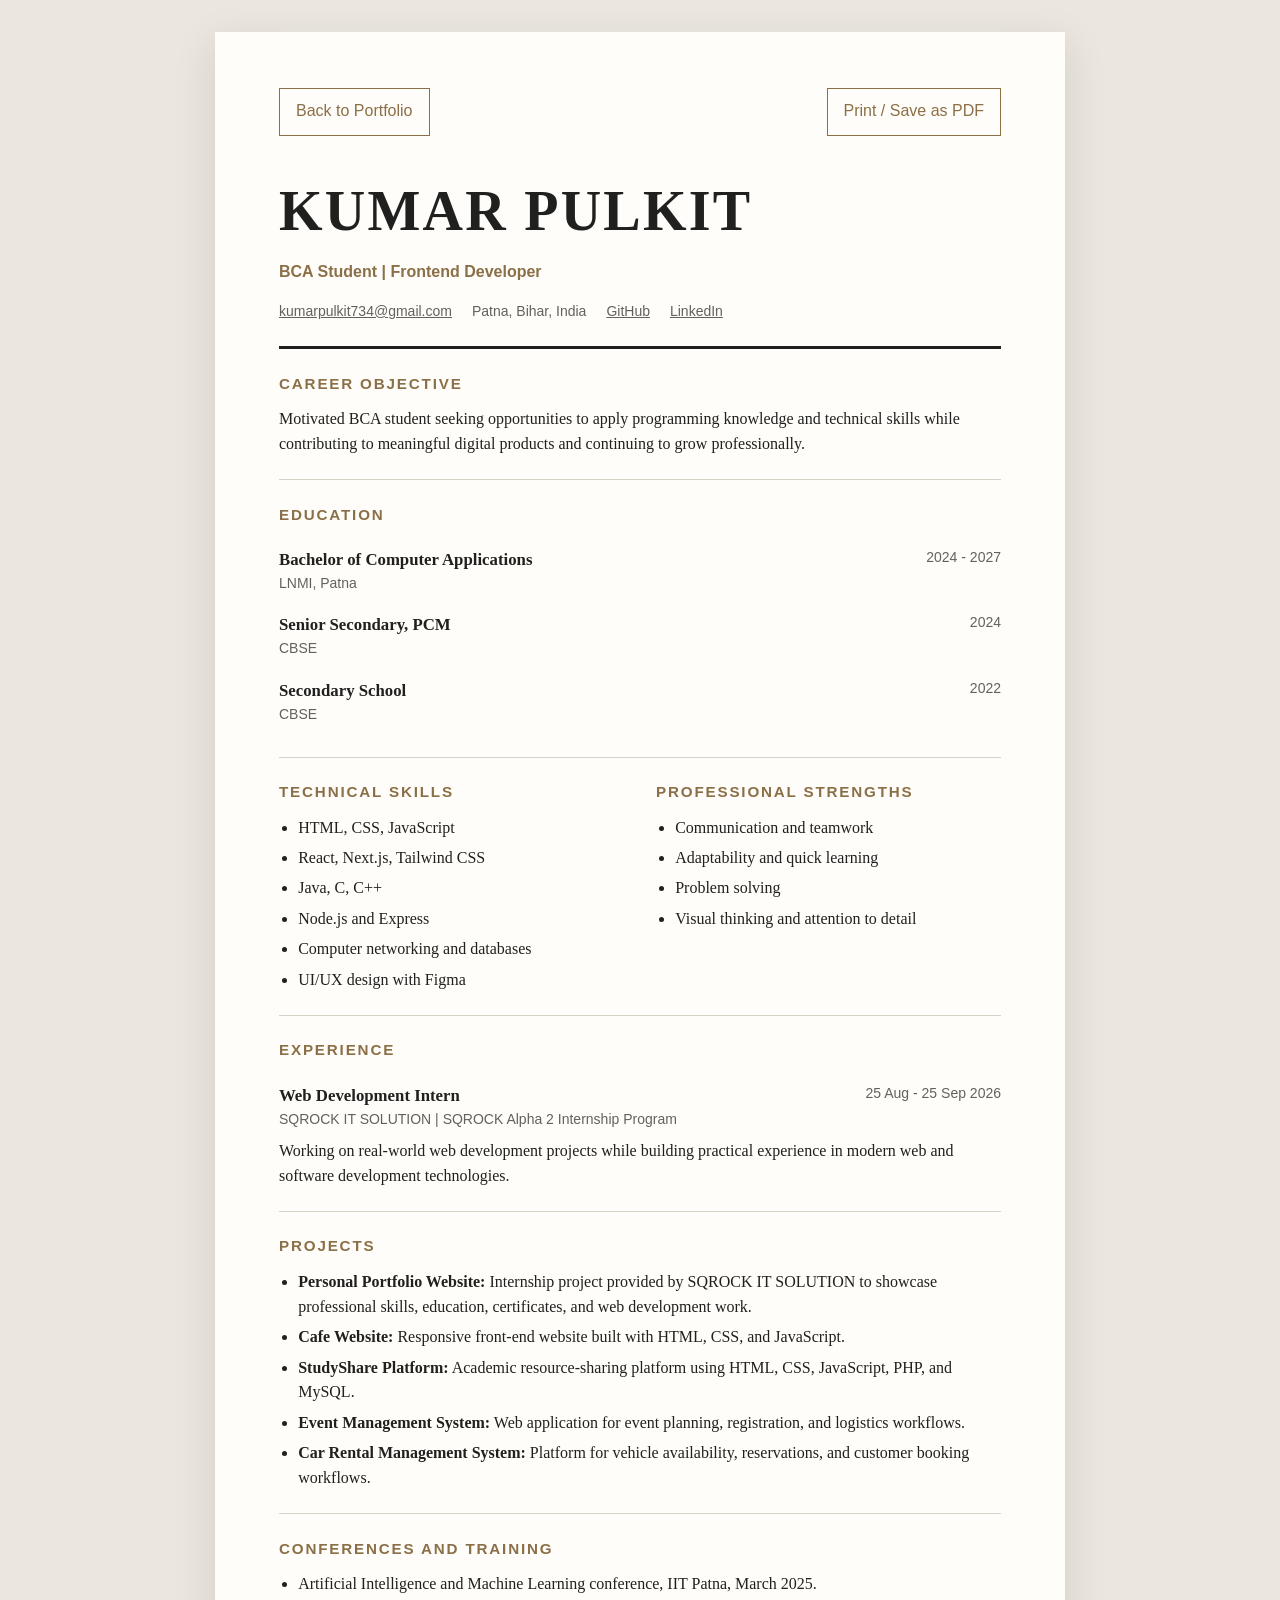
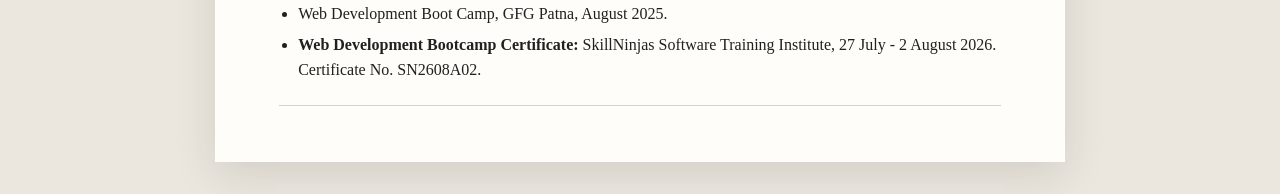
<file: resume.html>
<!DOCTYPE html>
<html lang="en">
<head>
    <meta charset="UTF-8">
    <meta name="viewport" content="width=device-width, initial-scale=1.0">
    <title>Kumar Pulkit - Resume</title>
    <link rel="stylesheet" href="resume.css">
</head>
<body>
    <main class="resume-page">
        <div class="resume-actions">
            <a href="index.html">Back to Portfolio</a>
            <button type="button" onclick="window.print()">Print / Save as PDF</button>
        </div>

        <header class="resume-header">
            <h1>Kumar Pulkit</h1>
            <p class="resume-role">BCA Student | Frontend Developer</p>
            <div class="resume-contact">
                <a href="mailto:kumarpulkit734@gmail.com">kumarpulkit734@gmail.com</a>
                <span>Patna, Bihar, India</span>
                <a href="https://github.com/Kumarpulkit8981">GitHub</a>
                <a href="https://www.linkedin.com/in/kumar-pulkit-21kp/">LinkedIn</a>
            </div>
        </header>

        <section class="resume-section">
            <h2>Career Objective</h2>
            <p>Motivated BCA student seeking opportunities to apply programming knowledge and technical skills while contributing to meaningful digital products and continuing to grow professionally.</p>
        </section>

        <section class="resume-section">
            <h2>Education</h2>
            <div class="resume-entry">
                <div><h3>Bachelor of Computer Applications</h3><p>LNMI, Patna</p></div>
                <span>2024 - 2027</span>
            </div>
            <div class="resume-entry">
                <div><h3>Senior Secondary, PCM</h3><p>CBSE</p></div>
                <span>2024 </span>
            </div>
            <div class="resume-entry">
                <div><h3>Secondary School</h3><p>CBSE</p></div>
                <span>2022 </span>
            </div>
        </section>

        <section class="resume-section resume-columns">
            <div>
                <h2>Technical Skills</h2>
                <ul>
                    <li>HTML, CSS, JavaScript</li>
                    <li>React, Next.js, Tailwind CSS</li>
                    <li>Java, C, C++</li>
                    <li>Node.js and Express</li>
                    <li>Computer networking and databases</li>
                    <li>UI/UX design with Figma</li>
                </ul>
            </div>
            <div>
                <h2>Professional Strengths</h2>
                <ul>
                    <li>Communication and teamwork</li>
                    <li>Adaptability and quick learning</li>
                    <li>Problem solving</li>
                    <li>Visual thinking and attention to detail</li>
                </ul>
            </div>
        </section>

        <section class="resume-section">
            <h2>Experience</h2>
            <div class="resume-entry">
                <div><h3>Web Development Intern</h3><p>SQROCK IT SOLUTION | SQROCK Alpha 2 Internship Program</p></div>
                <span>25 Aug - 25 Sep 2026</span>
            </div>
            <p>Working on real-world web development projects while building practical experience in modern web and software development technologies.</p>
        </section>

        <section class="resume-section">
            <h2>Projects</h2>
            <ul>
                <li><strong>Personal Portfolio Website:</strong> Internship project provided by SQROCK IT SOLUTION to showcase professional skills, education, certificates, and web development work.</li>
                <li><strong>Cafe Website:</strong> Responsive front-end website built with HTML, CSS, and JavaScript.</li>
                <li><strong>StudyShare Platform:</strong> Academic resource-sharing platform using HTML, CSS, JavaScript, PHP, and MySQL.</li>
                <li><strong>Event Management System:</strong> Web application for event planning, registration, and logistics workflows.</li>
                <li><strong>Car Rental Management System:</strong> Platform for vehicle availability, reservations, and customer booking workflows.</li>
            </ul>
        </section>

        <section class="resume-section">
            <h2>Conferences and Training</h2>
            <ul>
                <li>Artificial Intelligence and Machine Learning conference, IIT Patna, March 2025.</li>
                <li>Web Development Boot Camp, GFG Patna, August 2025.</li>
                <li><strong>Web Development Bootcamp Certificate:</strong> SkillNinjas Software Training Institute, 27 July - 2 August 2026. Certificate No. SN2608A02.</li>
            </ul>
        </section>
    </main>
</body>
</html>
</file>
<file: styles.css>
/* Import Museum-Quality Typography */
@import url('https://fonts.googleapis.com/css2?family=Playfair+Display:ital,wght@0,400;0,500;0,600;0,700;1,400;1,500&family=Inter:wght@300;400;500;600;700&family=Crimson+Pro:ital,wght@0,300;0,400;0,500;1,400&display=swap');

.creator-brand {
    position: fixed;
    bottom: 0;
    left: 0;
    width: 100%;
    background: rgba(139, 111, 71, 0.95);
    color: white;
    font-size: 0.75rem;
    padding: 0.25rem 0;
    z-index: 9999;
    backdrop-filter: blur(10px);
    pointer-events: none;
    opacity: 0.8;
}
.brand-marquee {
    animation: scroll-left 25s linear infinite;
    white-space: nowrap;
    font-weight: 500;
}
@keyframes scroll-left {
    0% { transform: translateX(100%); }
    100% { transform: translateX(-100%); }
}

/* Museum-Inspired Color Palette */
:root {
    /* Light Theme - Museum Whites & Warm Tones */
    --bg-primary: #fdfcfb;
    --bg-secondary: #f9f7f4;
    --bg-accent: #f4f1eb;
    --bg-card: #ffffff;
    --bg-overlay: rgba(253, 252, 251, 0.95);
    
    --text-primary: #1a1a1a;
    --text-secondary: #4a4a4a;
    --text-muted: #7a7a7a;
    --text-light: #a0a0a0;
    
    /* Museum-Inspired Accents */
    --accent-primary: #8b6f47;     /* Warm Bronze */
    --accent-secondary: #6b5b73;   /* Muted Aubergine */
    --accent-tertiary: #7c8471;    /* Sage Green */
    --accent-gold: #c19a6b;        /* Museum Gold */
    --accent-navy: #2c3e50;        /* Deep Navy */
    
    /* Sophisticated Highlights */
    --highlight-warm: #f7f3e9;     /* Warm Cream */
    --highlight-cool: #f1f5f9;     /* Cool White */
    --highlight-accent: #f9f7f4;   /* Soft Beige */
    
    /* Borders & Shadows */
    --border-subtle: rgba(139, 111, 71, 0.08);
    --border-soft: rgba(139, 111, 71, 0.12);
    --border-medium: rgba(139, 111, 71, 0.18);
    
    --shadow-subtle: 0 1px 3px rgba(0, 0, 0, 0.02), 0 1px 2px rgba(0, 0, 0, 0.04);
    --shadow-soft: 0 4px 6px rgba(0, 0, 0, 0.03), 0 1px 3px rgba(0, 0, 0, 0.06);
    --shadow-medium: 0 10px 15px rgba(0, 0, 0, 0.04), 0 4px 6px rgba(0, 0, 0, 0.08);
    --shadow-large: 0 25px 50px rgba(0, 0, 0, 0.06), 0 10px 20px rgba(0, 0, 0, 0.08);
    
    /* Typography */
    --font-display: 'Playfair Display', serif;
    --font-body: 'Inter', sans-serif;
    --font-serif: 'Crimson Pro', serif;
    
    /* Refined Spacing */
    --space-xs: 0.5rem;
    --space-sm: 1rem;
    --space-md: 1.5rem;
    --space-lg: 2rem;
    --space-xl: 3rem;
    --space-2xl: 4rem;
    --space-3xl: 6rem;
    
    /* Elegant Transitions */
    --transition-quick: 0.15s cubic-bezier(0.4, 0, 0.2, 1);
    --transition-smooth: 0.3s cubic-bezier(0.4, 0, 0.2, 1);
    --transition-elegant: 0.5s cubic-bezier(0.25, 0.46, 0.45, 0.94);
    
    --border-radius: 2px;
    --border-radius-lg: 4px;
}

/* Dark Theme - Sophisticated Night Museum */
[data-theme="dark"] {
    --bg-primary: #0f0f0f;
    --bg-secondary: #1a1a1a;
    --bg-accent: #242424;
    --bg-card: #1e1e1e;
    --bg-overlay: rgba(15, 15, 15, 0.95);
    
    --text-primary: #f8f8f7;
    --text-secondary: #c7c7c5;
    --text-muted: #9a9a98;
    --text-light: #6a6a68;
    
    --accent-primary: #d4b896;     /* Warmer Bronze */
    --accent-secondary: #a8a0b8;   /* Lighter Aubergine */
    --accent-tertiary: #a8b8a0;    /* Lighter Sage */
    --accent-gold: #e8c4a0;        /* Lighter Museum Gold */
    
    --highlight-warm: #1f1d1a;
    --highlight-cool: #1a1d1f;
    --highlight-accent: #1d1a1f;
    
    --border-subtle: rgba(212, 184, 150, 0.08);
    --border-soft: rgba(212, 184, 150, 0.12);
    --border-medium: rgba(212, 184, 150, 0.18);
    
    --shadow-subtle: 0 1px 3px rgba(0, 0, 0, 0.12);
    --shadow-soft: 0 4px 6px rgba(0, 0, 0, 0.18);
    --shadow-medium: 0 10px 15px rgba(0, 0, 0, 0.25);
    --shadow-large: 0 25px 50px rgba(0, 0, 0, 0.35);
}

/* Base Styles */
* {
    margin: 0;
    padding: 0;
    box-sizing: border-box;
}

html {
    scroll-behavior: smooth;
    font-size: 16px;
}

body {
    font-family: var(--font-body);
    background-color: var(--bg-primary);
    color: var(--text-primary);
    line-height: 1.6;
    font-weight: 400;
    letter-spacing: -0.011em;
    -webkit-font-smoothing: antialiased;
    -moz-osx-font-smoothing: grayscale;
    overflow-x: hidden;
}

.container {
    max-width: 1200px;
    margin: 0 auto;
    padding: 0 var(--space-lg);
}

/* Elegant Paper Texture */
.paper-texture {
    position: fixed;
    top: 0;
    left: 0;
    width: 100%;
    height: 100%;
    background-image: 
        radial-gradient(circle at 1px 1px, var(--accent-primary) 1px, transparent 0);
    background-size: 20px 20px;
    opacity: 0.015;
    z-index: -2;
    pointer-events: none;
}

/* Sophisticated Background Elements */
.art-elements {
    position: fixed;
    top: 0;
    left: 0;
    width: 100%;
    height: 100%;
    z-index: -1;
    pointer-events: none;
    overflow: hidden;
}

.floating-shape {
    position: absolute;
    background: var(--accent-primary);
    opacity: 0.02;
    border-radius: 50%;
    animation: gentleFloat 25s ease-in-out infinite;
}

.shape-1 {
    width: 400px;
    height: 400px;
    top: 15%;
    right: 10%;
    animation-delay: 0s;
}

.shape-2 {
    width: 300px;
    height: 300px;
    bottom: 20%;
    left: 5%;
    background: var(--accent-secondary);
    animation-delay: -8s;
}

.shape-3 {
    width: 200px;
    height: 200px;
    top: 60%;
    right: 30%;
    background: var(--accent-tertiary);
    animation-delay: -15s;
}

.ink-splash {
    position: absolute;
    width: 150px;
    height: 150px;
    background: var(--accent-gold);
    border-radius: 50%;
    opacity: 0.01;
    animation: subtlePulse 20s ease-in-out infinite;
}

.splash-1 {
    top: 25%;
    left: 20%;
    animation-delay: -5s;
}

.splash-2 {
    bottom: 30%;
    right: 15%;
    animation-delay: -12s;
}

@keyframes gentleFloat {
    0%, 100% { transform: translate(0, 0) rotate(0deg) scale(1); }
    25% { transform: translate(-10px, -15px) rotate(1deg) scale(1.02); }
    50% { transform: translate(5px, -10px) rotate(-1deg) scale(0.98); }
    75% { transform: translate(-5px, 5px) rotate(0.5deg) scale(1.01); }
}

@keyframes subtlePulse {
    0%, 100% { transform: scale(1); opacity: 0.01; }
    50% { transform: scale(1.1); opacity: 0.02; }
}

/* Refined Navigation */
.navbar {
    position: fixed;
    top: 0;
    width: 100%;
    background: var(--bg-overlay);
    backdrop-filter: blur(20px);
    border-bottom: 1px solid var(--border-subtle);
    z-index: 1000;
    padding: var(--space-md) 0;
    transition: var(--transition-smooth);
}

.navbar.scrolled {
    padding: var(--space-sm) 0;
    box-shadow: var(--shadow-soft);
    background: var(--bg-overlay);
}

.nav-content {
    display: flex;
    justify-content: space-between;
    align-items: center;
    max-width: 1200px;
    margin: 0 auto;
    padding: 0 var(--space-lg);
}

.logo {
    text-decoration: none;
}

.logo-sketch {
    position: relative;
}

.logo-text {
    font-family: var(--font-display);
    font-size: 1.75rem;
    font-weight: 600;
    color: var(--accent-primary);
    text-decoration: none;
    letter-spacing: -0.02em;
}

.underline-sketch {
    position: absolute;
    bottom: -2px;
    left: -2px;
    right: -2px;
    height: 3px;
    background: linear-gradient(90deg, var(--accent-gold), var(--accent-primary));
    opacity: 0.3;
    border-radius: 2px;
}

.nav-links {
    display: flex;
    gap: var(--space-xl);
    align-items: center;
}

.nav-link {
    position: relative;
    text-decoration: none;
    font-weight: 500;
    color: var(--text-secondary);
    transition: var(--transition-smooth);
    padding: var(--space-xs) 0;
    font-size: 0.95rem;
    letter-spacing: -0.01em;
}

.nav-link:hover,
.nav-link.active {
    color: var(--accent-primary);
}

.link-doodle {
    position: absolute;
    bottom: -3px;
    left: 50%;
    width: 0;
    height: 1px;
    background: var(--accent-primary);
    transform: translateX(-50%);
    transition: var(--transition-elegant);
}

.nav-link:hover .link-doodle,
.nav-link.active .link-doodle {
    width: calc(100% + 4px);
}

.nav-right {
    display: flex;
    align-items: center;
    gap: var(--space-md);
}

/* Museum-Inspired Theme Toggle */
.theme-toggle {
    position: relative;
    width: 48px;
    height: 48px;
    border: 1px solid var(--border-soft);
    border-radius: 50%;
    background: var(--bg-card);
    cursor: pointer;
    overflow: hidden;
    transition: var(--transition-smooth);
    display: flex;
    align-items: center;
    justify-content: center;
}

.theme-toggle:hover {
    transform: translateY(-1px);
    box-shadow: var(--shadow-soft);
    border-color: var(--accent-primary);
}

.toggle-inner {
    position: relative;
    width: 100%;
    height: 100%;
    display: flex;
    align-items: center;
    justify-content: center;
}

.light-icon, .dark-icon {
    font-size: 1.1rem;
    position: absolute;
    transition: var(--transition-elegant);
    color: var(--accent-primary);
}

.light-icon {
    opacity: 1;
    transform: rotate(0deg) scale(1);
}

.dark-icon {
    opacity: 0;
    transform: rotate(180deg) scale(0.8);
}

[data-theme="dark"] .light-icon {
    opacity: 0;
    transform: rotate(-180deg) scale(0.8);
}

[data-theme="dark"] .dark-icon {
    opacity: 1;
    transform: rotate(0deg) scale(1);
}

/* Elegant Hamburger */
.hamburger {
    display: none;
    flex-direction: column;
    cursor: pointer;
    border: 0;
    background: transparent;
    color: inherit;
    gap: 4px;
    padding: var(--space-xs);
    border-radius: var(--border-radius);
    transition: var(--transition-smooth);
}

.hamburger:hover {
    background: var(--bg-accent);
}

.hamburger span {
    width: 22px;
    height: 2px;
    background: var(--text-primary);
    transition: var(--transition-smooth);
    border-radius: 1px;
}

/* Hero Section - Museum Gallery Style */
.hero {
    min-height: 100vh;
    display: flex;
    align-items: center;
    justify-content: center;
    padding: calc(var(--space-3xl) + var(--space-lg)) 0 var(--space-3xl);
    position: relative;
    background: linear-gradient(135deg, var(--bg-primary) 0%, var(--highlight-warm) 100%);
}

.hero-content {
    display: grid;
    grid-template-columns: 1.2fr 1fr;
    gap: var(--space-3xl);
    align-items: center;
    max-width: 1200px;
    width: 100%;
    padding: 0 var(--space-lg);
    box-sizing: border-box;
}

.hero-text {
    animation: fadeInUp 0.8s var(--transition-elegant);
}

.greeting-container {
    display: flex;
    align-items: center;
    gap: var(--space-xs);
    margin-bottom: var(--space-md);
}

.greeting {
    font-family: var(--font-serif);
    font-size: 1.125rem;
    color: var(--text-secondary);
    font-style: italic;
    letter-spacing: -0.01em;
}

.wave-hand {
    font-size: 1.25rem;
    animation: wave 2s ease-in-out infinite;
    transform-origin: 70% 70%;
}

@keyframes wave {
    0%, 100% { transform: rotate(0deg); }
    25% { transform: rotate(15deg); }
    75% { transform: rotate(-10deg); }
}

.name-container {
    position: relative;
    margin-bottom: var(--space-lg);
}

.name-prefix {
    font-family: var(--font-serif);
    font-size: 1.5rem;
    color: var(--text-secondary);
    font-style: italic;
    display: block;
    margin-bottom: var(--space-xs);
    letter-spacing: -0.02em;
}

.name-main {
    font-family: var(--font-display);
    font-size: 4rem;
    font-weight: 600;
    color: var(--text-primary);
    line-height: 1.1;
    letter-spacing: -0.03em;
    position: relative;
}

.name-highlight {
    position: absolute;
    bottom: 8px;
    left: -4px;
    right: -4px;
    height: 20px;
    background: linear-gradient(90deg, var(--accent-gold), var(--accent-primary));
    opacity: 0.15;
    border-radius: var(--border-radius);
    animation: subtleGlow 4s ease-in-out infinite;
}

@keyframes subtleGlow {
    0%, 100% { opacity: 0.15; transform: scaleY(1); }
    50% { opacity: 0.25; transform: scaleY(1.1); }
}

.role-container {
    position: relative;
    display: flex;
    align-items: baseline;
    gap: var(--space-xs);
    margin-bottom: var(--space-xl);
    font-family: var(--font-serif);
}

.role-label {
    font-size: 1.25rem;
    color: var(--text-secondary);
    font-style: italic;
    letter-spacing: -0.01em;
}

.role-main {
    font-size: 1.75rem;
    font-weight: 500;
    color: var(--accent-primary);
    font-style: italic;
    letter-spacing: -0.02em;
}

.role-sketch {
    position: absolute;
    bottom: -8px;
    left: var(--space-lg);
    right: 0;
    height: 16px;
    opacity: 0.6;
}

.role-underline {
    width: 100%;
    height: 100%;
    color: var(--accent-secondary);
}

.hero-description {
    font-size: 1.125rem;
    line-height: 1.7;
    color: var(--text-secondary);
    margin-bottom: var(--space-xl);
    max-width: 28rem;
    font-weight: 400;
    letter-spacing: -0.01em;
}

.description-highlight {
    color: var(--accent-primary);
    font-weight: 500;
}

/* Refined Buttons */
.hero-buttons {
    display: flex;
    gap: var(--space-md);
    margin-bottom: var(--space-xl);
    flex-wrap: wrap;
}

.btn {
    position: relative;
    display: inline-flex;
    align-items: center;
    gap: var(--space-sm);
    padding: var(--space-md) var(--space-xl);
    border: none;
    border-radius: var(--border-radius);
    font-weight: 500;
    text-decoration: none;
    cursor: pointer;
    font-size: 0.9375rem;
    font-family: var(--font-body);
    transition: var(--transition-smooth);
    letter-spacing: -0.01em;
    overflow: hidden;
}

.btn-primary {
    background: var(--accent-primary);
    color: white;
    box-shadow: var(--shadow-soft);
}

.btn-primary:hover {
    background: var(--accent-gold);
    transform: translateY(-1px);
    box-shadow: var(--shadow-medium);
}

.btn-secondary {
    background: transparent;
    color: var(--accent-primary);
    border: 1px solid var(--border-medium);
}

.btn-secondary:hover {
    background: var(--accent-primary);
    color: white;
    transform: translateY(-1px);
    box-shadow: var(--shadow-soft);
}

.btn-arrow {
    transition: var(--transition-smooth);
    font-size: 1rem;
}

.btn:hover .btn-arrow {
    transform: translateX(2px);
}

/* Sophisticated Social Links */
.social-container {
    display: flex;
    flex-direction: column;
    gap: var(--space-md);
}

.social-label {
    font-family: var(--font-serif);
    font-size: 0.9375rem;
    color: var(--text-muted);
    font-style: italic;
    letter-spacing: -0.01em;
}

.social-links {
    display: flex;
    gap: var(--space-md);
}

.social-link {
    position: relative;
    display: flex;
    align-items: center;
    justify-content: center;
    width: 44px;
    height: 44px;
    background: var(--bg-card);
    border: 1px solid var(--border-soft);
    border-radius: 50%;
    color: var(--text-secondary);
    font-size: 1rem;
    text-decoration: none;
    transition: var(--transition-smooth);
    overflow: hidden;
}

.social-link::before {
    content: '';
    position: absolute;
    top: 0;
    left: 0;
    width: 100%;
    height: 100%;
    background: var(--accent-primary);
    transform: scale(0);
    transition: var(--transition-elegant);
    border-radius: 50%;
}

.social-link:hover::before {
    transform: scale(1);
}

.social-link:hover {
    color: white;
    transform: translateY(-2px);
    box-shadow: var(--shadow-soft);
}

.social-link i {
    position: relative;
    z-index: 2;
}

/* Museum-Style Profile */
.hero-visual {
    display: flex;
    justify-content: center;
    animation: fadeInRight 0.8s var(--transition-elegant) 0.2s both;
}

.profile-artwork {
    position: relative;
    display: flex;
    flex-direction: column;
    align-items: center;
}

.profile-frame {
    position: relative;
    padding: var(--space-lg);
    background: var(--bg-card);
    border: 1px solid var(--border-soft);
    border-radius: var(--border-radius-lg);
    box-shadow: var(--shadow-large);
    transition: var(--transition-elegant);
}

.profile-frame:hover {
    transform: translateY(-4px);
    box-shadow: var(--shadow-large);
}

.frame-corner {
    position: absolute;
    width: 16px;
    height: 16px;
    border: 2px solid var(--accent-gold);
    opacity: 0.6;
}

.frame-corner.tl { 
    top: 8px; 
    left: 8px; 
    border-right: none; 
    border-bottom: none; 
}

.frame-corner.tr { 
    top: 8px; 
    right: 8px; 
    border-left: none; 
    border-bottom: none; 
}

.frame-corner.bl { 
    bottom: 8px; 
    left: 8px; 
    border-right: none; 
    border-top: none; 
}

.frame-corner.br { 
    bottom: 8px; 
    right: 8px; 
    border-left: none; 
    border-top: none; 
}

.profile-image-container {
    position: relative;
    width: 240px;
    height: 240px;
    border-radius: var(--border-radius);
    overflow: hidden;
    background: var(--bg-accent);
}

.profile-image {
    width: 100%;
    height: 100%;
    object-fit: cover;
    transition: var(--transition-elegant);
    filter: grayscale(10%) contrast(1.05);
}

.profile-frame:hover .profile-image {
    transform: scale(1.02);
    filter: grayscale(0%) contrast(1.1);
}

.profile-quote-bubble {
    position: absolute;
    top: -var(--space-md);
    right: -var(--space-xl);
    background: var(--bg-card);
    border: 1px solid var(--border-soft);
    border-radius: var(--border-radius-lg);
    padding: var(--space-md);
    max-width: 180px;
    font-family: var(--font-serif);
    box-shadow: var(--shadow-soft);
    z-index: 2;
}

.quote-text {
    font-size: 0.875rem;
    color: var(--text-primary);
    line-height: 1.5;
    font-style: italic;
    letter-spacing: -0.01em;
}

.decorative-elements {
    position: absolute;
    width: 100%;
    height: 100%;
    pointer-events: none;
}

.deco-star {
    position: absolute;
    font-size: 1rem;
    color: var(--accent-gold);
    opacity: 0.4;
    animation: gentleTwinkle 3s ease-in-out infinite;
}

.star-1 { top: 15%; left: 5%; animation-delay: 0s; }
.star-2 { top: 70%; right: 10%; animation-delay: 1s; }
.star-3 { bottom: 25%; left: 15%; animation-delay: 2s; }

@keyframes gentleTwinkle {
    0%, 100% { opacity: 0.4; transform: scale(1); }
    50% { opacity: 0.8; transform: scale(1.1); }
}

/* Elegant Scroll Invitation */
.scroll-invitation {
    position: absolute;
    bottom: var(--space-xl);
    left: 50%;
    transform: translateX(-50%);
    display: flex;
    flex-direction: column;
    align-items: center;
    gap: var(--space-sm);
    animation: gentleBounce 3s ease-in-out infinite;
}

.scroll-text {
    font-family: var(--font-serif);
    font-size: 0.875rem;
    color: var(--text-muted);
    font-style: italic;
    letter-spacing: 0.02em;
}

.scroll-arrow {
    position: relative;
    width: 1px;
    height: 24px;
}

.arrow-line {
    width: 100%;
    height: 16px;
    background: var(--accent-primary);
    opacity: 0.6;
}

.arrow-head {
    position: absolute;
    bottom: 0;
    left: 50%;
    width: 0;
    height: 0;
    border-left: 4px solid transparent;
    border-right: 4px solid transparent;
    border-top: 6px solid var(--accent-primary);
    transform: translateX(-50%);
    opacity: 0.6;
}

@keyframes gentleBounce {
    0%, 20%, 50%, 80%, 100% { 
        transform: translateX(-50%) translateY(0); 
    }
    40% { 
        transform: translateX(-50%) translateY(-8px); 
    }
    60% { 
        transform: translateX(-50%) translateY(-4px); 
    }
}

/* Museum Section Styles */
section {
    padding: var(--space-3xl) 0;
    position: relative;
}

.section-header {
    text-align: center;
    margin-bottom: calc(var(--space-3xl) + var(--space-md));
    position: relative;
}

.section-number {
    font-family: var(--font-display);
    font-size: 6rem;
    font-weight: 300;
    color: var(--accent-primary);
    opacity: 0.08;
    position: absolute;
    top: -3rem;
    left: 50%;
    transform: translateX(-50%);
    z-index: 0;
    letter-spacing: -0.05em;
}

.section-title {
    position: relative;
    z-index: 2;
    margin-bottom: var(--space-md);
}

.title-word {
    display: inline-block;
    font-family: var(--font-display);
    font-size: 3rem;
    font-weight: 600;
    color: var(--text-primary);
    margin: 0 var(--space-xs);
    position: relative;
    letter-spacing: -0.03em;
}

.title-word:last-child {
    color: var(--accent-primary);
}

.title-sketch {
    position: absolute;
    bottom: -var(--space-sm);
    left: 0;
    right: 0;
    height: 24px;
    z-index: 1;
    opacity: 0.6;
}

.title-underline {
    width: 100%;
    height: 100%;
    color: var(--accent-secondary);
}

.section-subtitle {
    font-family: var(--font-serif);
    font-size: 1.125rem;
    color: var(--text-secondary);
    font-style: italic;
    position: relative;
    z-index: 2;
    letter-spacing: -0.01em;
}

/* About Section - Curated Gallery Style */
.about {
    background: var(--bg-secondary);
    position: relative;
}

.about::before {
    content: '';
    position: absolute;
    top: 0;
    right: 0;
    width: 40%;
    height: 100%;
    background: linear-gradient(135deg, transparent 0%, var(--highlight-cool) 100%);
    opacity: 0.3;
    z-index: 0;
}

.about-content {
    display: grid;
    grid-template-columns: 1.5fr 1fr;
    gap: calc(var(--space-2xl) + var(--space-md));
    align-items: start;
    position: relative;
    z-index: 1;
}

.about-story {
    display: flex;
    flex-direction: column;
    gap: var(--space-xl);
}

.story-card {
    background: var(--bg-card);
    padding: var(--space-xl);
    border: 1px solid var(--border-subtle);
    border-radius: var(--border-radius-lg);
    box-shadow: var(--shadow-soft);
    transition: var(--transition-elegant);
    position: relative;
    overflow: hidden;
}

.story-card::before {
    content: '';
    position: absolute;
    top: 0;
    left: 0;
    width: 3px;
    height: 100%;
    background: linear-gradient(to bottom, var(--accent-primary), var(--accent-gold));
    transition: var(--transition-smooth);
}

.story-card:hover {
    transform: translateY(-4px);
    box-shadow: var(--shadow-medium);
}

.story-card:hover::before {
    width: 4px;
}

.card-number {
    font-size: 2rem;
    margin-bottom: var(--space-md);
    opacity: 0.8;
}

.story-card h3 {
    font-family: var(--font-display);
    font-size: 1.5rem;
    font-weight: 600;
    margin-bottom: var(--space-md);
    color: var(--accent-primary);
    letter-spacing: -0.02em;
}

.story-card p {
    color: var(--text-secondary);
    line-height: 1.7;
    font-weight: 400;
    letter-spacing: -0.01em;
}

/* Museum Skills Notebook */
.skills-notebook {
    background: var(--bg-card);
    border: 1px solid var(--border-soft);
    border-radius: var(--border-radius-lg);
    box-shadow: var(--shadow-medium);
    overflow: hidden;
    transition: var(--transition-elegant);
    position: relative;
}

.skills-notebook:hover {
    box-shadow: var(--shadow-large);
}

.notebook-header {
    background: linear-gradient(135deg, var(--accent-primary), var(--accent-secondary));
    color: white;
    padding: var(--space-xl);
    position: relative;
}

.notebook-rings {
    position: absolute;
    top: 0;
    left: 0;
    height: 100%;
    display: flex;
    flex-direction: column;
    justify-content: space-around;
    padding: var(--space-md) 0;
    margin-left: var(--space-md);
}

.ring {
    width: 16px;
    height: 16px;
    border: 2px solid rgba(255, 255, 255, 0.3);
    border-radius: 50%;
    background: rgba(255, 255, 255, 0.1);
}

.notebook-header h4 {
    font-family: var(--font-display);
    font-size: 1.375rem;
    font-weight: 600;
    margin-left: var(--space-2xl);
    letter-spacing: -0.02em;
}

.skills-pages {
    padding: var(--space-xl);
}

.skills-page {
    margin-bottom: var(--space-xl);
}

.skills-page:last-child {
    margin-bottom: 0;
}

.page-title {
    font-family: var(--font-display);
    font-size: 1.125rem;
    font-weight: 600;
    color: var(--accent-primary);
    margin-bottom: var(--space-md);
    padding-bottom: var(--space-xs);
    border-bottom: 1px dashed var(--border-soft);
    letter-spacing: -0.02em;
}

.skill-items {
    display: flex;
    flex-wrap: wrap;
    gap: var(--space-sm);
}

.skill-item {
    background: var(--bg-accent);
    padding: var(--space-xs) var(--space-md);
    border: 1px solid var(--border-subtle);
    border-radius: 16px;
    font-size: 0.875rem;
    color: var(--text-primary);
    transition: var(--transition-smooth);
    position: relative;
    overflow: hidden;
    font-weight: 500;
    letter-spacing: -0.01em;
}

.skill-item::before {
    content: '';
    position: absolute;
    top: 0;
    left: -100%;
    width: 100%;
    height: 100%;
    background: linear-gradient(45deg, var(--accent-primary), var(--accent-gold));
    transition: var(--transition-elegant);
}

.skill-item:hover::before {
    left: 0;
}

.skill-item:hover {
    color: white;
    transform: translateY(-2px);
    border-color: var(--accent-primary);
}

.skill-item span {
    position: relative;
    z-index: 2;
}

/* Projects Section - Gallery Exhibition Style */
.projects {
    background: var(--bg-primary);
    position: relative;
}

.projects::before {
    content: '';
    position: absolute;
    bottom: 0;
    left: 0;
    width: 60%;
    height: 100%;
    background: linear-gradient(45deg, var(--highlight-warm) 0%, transparent 70%);
    opacity: 0.4;
    z-index: 0;
}

.projects-grid {
    display: grid;
    grid-template-columns: repeat(auto-fit, minmax(380px, 1fr));
    gap: var(--space-xl);
    position: relative;
    z-index: 1;
}

.project-card {
    background: var(--bg-card);
    border: 1px solid var(--border-subtle);
    border-radius: var(--border-radius-lg);
    overflow: hidden;
    transition: var(--transition-elegant);
    box-shadow: var(--shadow-soft);
    position: relative;
}

.project-card:hover {
    transform: translateY(-8px);
    box-shadow: var(--shadow-large);
}

.project-image {
    position: relative;
    height: 240px;
    overflow: hidden;
    background: var(--bg-accent);
}

.project-image img {
    width: 100%;
    height: 100%;
    object-fit: cover;
    transition: var(--transition-elegant);
    filter: grayscale(20%) contrast(1.05);
}

.project-card:hover .project-image img {
    transform: scale(1.05);
    filter: grayscale(0%) contrast(1.1);
}

.project-overlay {
    position: absolute;
    top: 0;
    left: 0;
    right: 0;
    bottom: 0;
    background: linear-gradient(135deg, var(--accent-primary), var(--accent-secondary));
    opacity: 0;
    display: flex;
    align-items: center;
    justify-content: center;
    transition: var(--transition-elegant);
}

.project-card:hover .project-overlay {
    opacity: 0.92;
}

.project-links {
    display: flex;
    gap: var(--space-md);
    transform: translateY(8px);
    transition: var(--transition-elegant);
}

.project-card:hover .project-links {
    transform: translateY(0);
}

.project-link {
    display: flex;
    align-items: center;
    justify-content: center;
    width: 48px;
    height: 48px;
    background: rgba(255, 255, 255, 0.15);
    backdrop-filter: blur(10px);
    border: 1px solid rgba(255, 255, 255, 0.2);
    border-radius: 50%;
    color: white;
    text-decoration: none;
    font-size: 1.125rem;
    transition: var(--transition-smooth);
}

.project-link:hover {
    background: rgba(255, 255, 255, 0.25);
    transform: scale(1.05);
    border-color: rgba(255, 255, 255, 0.3);
}

.project-info {
    padding: var(--space-xl);
}

.project-title {
    font-family: var(--font-display);
    font-size: 1.5rem;
    font-weight: 600;
    margin-bottom: var(--space-md);
    color: var(--text-primary);
    position: relative;
    letter-spacing: -0.02em;
}

.project-title::after {
    content: '';
    position: absolute;
    bottom: -6px;
    left: 0;
    width: 32px;
    height: 2px;
    background: var(--accent-primary);
    border-radius: 1px;
    opacity: 0.6;
}

.project-description {
    color: var(--text-secondary);
    margin-bottom: var(--space-md);
    line-height: 1.6;
    font-weight: 400;
    letter-spacing: -0.01em;
}

.project-tech {
    display: flex;
    flex-wrap: wrap;
    gap: var(--space-xs);
}

.tech-tag {
    background: var(--bg-accent);
    border: 1px solid var(--border-subtle);
    border-radius: 12px;
    color: var(--text-secondary);
    font-size: 0.8125rem;
    font-weight: 500;
    transition: var(--transition-smooth);
    position: relative;
    overflow: hidden;
    letter-spacing: -0.01em;
}

.tech-tag span {
    display: block;
    padding: 0.375rem 0.75rem;
    position: relative;
    z-index: 2;
}

.tech-tag::before {
    content: '';
    position: absolute;
    top: 0;
    left: -100%;
    width: 100%;
    height: 100%;
    background: linear-gradient(45deg, var(--accent-primary), var(--accent-secondary));
    transition: var(--transition-elegant);
}

.tech-tag:hover::before {
    left: 0;
}

.tech-tag:hover {
    color: white;
    border-color: var(--accent-primary);
}

/* Skills Section - Professional Exhibition */
.skills {
    background: var(--bg-secondary);
    position: relative;
}

.skills::before {
    content: '';
    position: absolute;
    top: 0;
    right: 0;
    width: 50%;
    height: 100%;
    background: radial-gradient(ellipse at center, var(--accent-tertiary) 0%, transparent 70%);
    opacity: 0.03;
    z-index: 0;
}

.skills-grid {
    display: grid;
    grid-template-columns: repeat(auto-fit, minmax(300px, 1fr));
    gap: var(--space-xl);
    position: relative;
    z-index: 1;
}

.skill-item {
    background: var(--bg-card);
    padding: var(--space-xl);
    border: 1px solid var(--border-subtle);
    border-radius: var(--border-radius-lg);
    text-align: center;
    transition: var(--transition-elegant);
    position: relative;
    overflow: hidden;
    box-shadow: var(--shadow-soft);
}

.skill-item::before {
    content: '';
    position: absolute;
    top: 0;
    left: 0;
    width: 100%;
    height: 3px;
    background: linear-gradient(90deg, var(--accent-primary), var(--accent-gold));
    transform: scaleX(0);
    transform-origin: left;
    transition: var(--transition-elegant);
}

.skill-item:hover::before {
    transform: scaleX(1);
}

.skill-item:hover {
    transform: translateY(-6px);
    box-shadow: var(--shadow-medium);
}

.skill-icon {
    font-size: 2.75rem;
    margin-bottom: var(--space-md);
    color: var(--accent-primary);
    transition: var(--transition-smooth);
}

.skill-item:hover .skill-icon {
    transform: scale(1.05);
    color: var(--accent-gold);
}

.skill-item h3 {
    font-family: var(--font-display);
    margin-bottom: var(--space-md);
    color: var(--text-primary);
    font-size: 1.25rem;
    font-weight: 600;
    letter-spacing: -0.02em;
}

.skill-progress {
    width: 100%;
    height: 6px;
    background: var(--bg-accent);
    border-radius: 3px;
    overflow: hidden;
    margin-top: var(--space-md);
    position: relative;
}

.progress-bar {
    height: 100%;
    background: linear-gradient(90deg, var(--accent-primary), var(--accent-gold));
    width: 0%;
    transition: width 2.5s cubic-bezier(0.25, 0.46, 0.45, 0.94);
    border-radius: 3px;
    position: relative;
}

.progress-bar::after {
    content: '';
    position: absolute;
    top: 0;
    left: 0;
    width: 100%;
    height: 100%;
    background: linear-gradient(45deg, 
        rgba(255, 255, 255, 0.2) 25%, 
        transparent 25%, 
        transparent 50%, 
        rgba(255, 255, 255, 0.2) 50%, 
        rgba(255, 255, 255, 0.2) 75%, 
        transparent 75%
    );
    background-size: 16px 16px;
    animation: progressShine 3s linear infinite;
    opacity: 0.6;
}

@keyframes progressShine {
    0% { transform: translateX(-100%); }
    100% { transform: translateX(100%); }
}

/* Contact Section - Refined Professional */
.contact {
    background: var(--bg-primary);
    position: relative;
}

.contact::before {
    content: '';
    position: absolute;
    bottom: 0;
    left: 0;
    width: 100%;
    height: 50%;
    background: linear-gradient(135deg, var(--bg-secondary) 0%, var(--bg-primary) 100%);
    z-index: 0;
}

.contact-content {
    display: grid;
    grid-template-columns: 1fr 1fr;
    gap: calc(var(--space-2xl) + var(--space-md));
    align-items: start;
    position: relative;
    z-index: 1;
}

.contact-item {
    display: flex;
    align-items: flex-start;
    gap: var(--space-md);
    margin-bottom: var(--space-xl);
    padding: var(--space-xl);
    background: var(--bg-card);
    border: 1px solid var(--border-subtle);
    border-radius: var(--border-radius-lg);
    transition: var(--transition-elegant);
    position: relative;
    overflow: hidden;
    box-shadow: var(--shadow-soft);
}

.contact-item::before {
    content: '';
    position: absolute;
    top: 0;
    left: -100%;
    width: 100%;
    height: 100%;
    background: linear-gradient(90deg, transparent, rgba(139, 111, 71, 0.04), transparent);
    transition: var(--transition-elegant);
}

.contact-item:hover::before {
    left: 100%;
}

.contact-item:hover {
    transform: translateX(6px);
    box-shadow: var(--shadow-medium);
}

.contact-icon {
    width: 48px;
    height: 48px;
    background: linear-gradient(135deg, var(--accent-primary), var(--accent-gold));
    border-radius: 50%;
    display: flex;
    align-items: center;
    justify-content: center;
    font-size: 1.125rem;
    color: white;
    flex-shrink: 0;
    margin-top: 0.125rem;
    box-shadow: var(--shadow-soft);
}

.contact-details h4 {
    margin-bottom: var(--space-xs);
    color: var(--text-primary);
    font-size: 1.0625rem;
    font-weight: 600;
    font-family: var(--font-display);
    letter-spacing: -0.01em;
}

.contact-details p {
    color: var(--text-secondary);
    font-weight: 400;
    letter-spacing: -0.01em;
}

.contact-details a {
    color: var(--accent-primary);
    text-decoration: underline;
    text-decoration-thickness: 1px;
    text-underline-offset: 0.15em;
    transition: color var(--transition-quick);
}

[data-theme="dark"] .contact-details a {
    color: var(--accent-gold);
}

.contact-details a:hover,
.contact-details a:focus-visible {
    color: var(--text-primary);
}

.contact-form {
    background: var(--bg-card);
    padding: var(--space-2xl);
    border: 1px solid var(--border-subtle);
    border-radius: var(--border-radius-lg);
    box-shadow: var(--shadow-medium);
    position: relative;
    overflow: hidden;
}

.project-placeholder {
    display: flex;
    flex-direction: column;
    align-items: center;
    justify-content: center;
    gap: var(--space-sm);
    min-height: 220px;
    padding: var(--space-lg);
    background: linear-gradient(135deg, var(--accent-primary), var(--accent-secondary));
    color: white;
    text-align: center;
}

.project-placeholder i {
    font-size: 2.5rem;
}

.project-placeholder span {
    font-family: var(--font-display);
    font-size: 1.25rem;
}

.education {
    padding: var(--space-3xl) 0;
    background: var(--bg-secondary);
    position: relative;
}

.education-grid {
    display: grid;
    grid-template-columns: repeat(2, minmax(0, 1fr));
    gap: var(--space-lg);
    position: relative;
    z-index: 1;
}

.education-card {
    padding: var(--space-xl);
    background: var(--bg-card);
    border: 1px solid var(--border-subtle);
    border-radius: var(--border-radius-lg);
    box-shadow: var(--shadow-soft);
}

.education-period {
    display: inline-block;
    margin-bottom: var(--space-sm);
    color: var(--accent-primary);
    font-size: 0.8125rem;
    font-weight: 600;
    letter-spacing: 0.04em;
    text-transform: uppercase;
}

.education-card h3 {
    margin-bottom: var(--space-xs);
    color: var(--text-primary);
    font-family: var(--font-display);
    font-size: 1.35rem;
}

.education-place {
    margin-bottom: var(--space-sm);
    color: var(--accent-primary);
    font-weight: 600;
}

.education-card > p:last-child {
    color: var(--text-secondary);
    line-height: 1.7;
}

.contact-form::before {
    content: '';
    position: absolute;
    top: 0;
    left: 0;
    width: 100%;
    height: 3px;
    background: linear-gradient(90deg, var(--accent-primary), var(--accent-gold), var(--accent-tertiary));
}

.form-group {
    margin-bottom: var(--space-xl);
    position: relative;
}

.form-group label {
    display: block;
    margin-bottom: var(--space-xs);
    color: var(--text-primary);
    font-size: 0.875rem;
    font-weight: 600;
}

.form-status {
    min-height: 1.5rem;
    margin: var(--space-md) 0 0;
    color: var(--text-muted);
    font-size: 0.875rem;
}

.form-group:last-of-type {
    margin-bottom: var(--space-xl);
}

.form-group input,
.form-group textarea {
    width: 100%;
    padding: var(--space-md);
    background: var(--bg-primary);
    border: 1px solid var(--border-soft);
    border-radius: var(--border-radius);
    color: var(--text-primary);
    font-family: var(--font-body);
    font-size: 0.9375rem;
    font-weight: 400;
    transition: var(--transition-smooth);
    resize: vertical;
    letter-spacing: -0.01em;
}

.form-group input:focus,
.form-group textarea:focus {
    outline: none;
    border-color: var(--accent-primary);
    box-shadow: 0 0 0 3px rgba(139, 111, 71, 0.1);
    transform: translateY(-1px);
}

.form-group input::placeholder,
.form-group textarea::placeholder {
    color: var(--text-muted);
    font-style: italic;
}

/* Footer - Museum Clean */
.footer {
    background: var(--bg-secondary);
    padding: var(--space-2xl) 0;
    border-top: 1px solid var(--border-subtle);
    position: relative;
}

.footer::before {
    content: '';
    position: absolute;
    top: 0;
    left: 0;
    width: 100%;
    height: 1px;
    background: linear-gradient(90deg, transparent, var(--accent-primary), var(--accent-gold), var(--accent-tertiary), transparent);
    opacity: 0.6;
}

.footer-content {
    display: flex;
    justify-content: space-between;
    align-items: center;
    max-width: 1200px;
    margin: 0 auto;
    padding: 0 var(--space-lg);
}

.footer-text {
    color: var(--text-muted);
    font-size: 0.9375rem;
    font-weight: 400;
    letter-spacing: -0.01em;
}

.footer-nav {
    display: flex;
    flex-wrap: wrap;
    justify-content: center;
    gap: var(--space-xs) var(--space-md);
}

.footer-nav a {
    color: var(--text-secondary);
    font-size: 0.8125rem;
    text-decoration: none;
    transition: color var(--transition-quick);
}

.footer-nav a:hover,
.footer-nav a:focus-visible {
    color: var(--accent-primary);
}

.footer-social {
    display: flex;
    gap: var(--space-md);
}

.footer-social .social-link {
    width: 40px;
    height: 40px;
    font-size: 0.875rem;
    background: var(--bg-primary);
    border: 1px solid var(--border-soft);
}

/* Refined Animations */
@keyframes fadeInUp {
    from {
        opacity: 0;
        transform: translateY(24px);
    }
    to {
        opacity: 1;
        transform: translateY(0);
    }
}

@keyframes fadeInRight {
    from {
        opacity: 0;
        transform: translateX(24px);
    }
    to {
        opacity: 1;
        transform: translateX(0);
    }
}

/* Form Validation - Professional */
.form-group input.valid,
.form-group textarea.valid {
    border-color: var(--accent-tertiary);
    box-shadow: 0 0 0 3px rgba(124, 132, 113, 0.1);
}

.form-group input.invalid,
.form-group textarea.invalid {
    border-color: #dc3545;
    box-shadow: 0 0 0 3px rgba(220, 53, 69, 0.1);
}

.field-error {
    color: #dc3545;
    font-size: 0.8125rem;
    margin-top: var(--space-xs);
    display: block;
    animation: slideIn 0.3s ease-out;
    font-weight: 500;
    letter-spacing: -0.01em;
}

@keyframes slideIn {
    from {
        opacity: 0;
        transform: translateY(-6px);
    }
    to {
        opacity: 1;
        transform: translateY(0);
    }
}

/* Button States */
.btn.loading {
    pointer-events: none;
    opacity: 0.8;
}

.btn.loading .btn-text {
    opacity: 0;
}

.btn.loading::after {
    content: '';
    position: absolute;
    width: 18px;
    height: 18px;
    border: 2px solid rgba(255, 255, 255, 0.3);
    border-radius: 50%;
    border-top-color: rgba(255, 255, 255, 0.8);
    animation: spin 1s ease-in-out infinite;
    left: 50%;
    top: 50%;
    transform: translate(-50%, -50%);
}

@keyframes spin {
    to { transform: translate(-50%, -50%) rotate(360deg); }
}

/* Responsive Design - Museum Quality */
@media (max-width: 1200px) {
    .hero-content {
        gap: var(--space-2xl);
    }
    
    .about-content {
        gap: var(--space-2xl);
    }
    
    .contact-content {
        gap: var(--space-2xl);
    }
}

@media (max-width: 1024px) {
    .container {
        padding: 0 var(--space-md);
    }
    
    .nav-content {
        padding: 0 var(--space-md);
    }
    
    .footer-content {
        padding: 0 var(--space-md);
    }
    
    .name-main {
        font-size: 3.5rem;
    }
    
    .title-word {
        font-size: 2.5rem;
    }
    
    .about-content {
        grid-template-columns: 1fr;
        gap: var(--space-xl);
    }
    
    .projects-grid {
        grid-template-columns: repeat(auto-fit, minmax(340px, 1fr));
    }
    
    .skills-grid {
        grid-template-columns: repeat(auto-fit, minmax(280px, 1fr));
    }
}

@media (max-width: 768px) {
    .hamburger {
        display: flex;
    }

    .nav-links {
        position: fixed;
        top: 100%;
        left: 0;
        width: 100%;
        background: var(--bg-overlay);
        backdrop-filter: blur(20px);
        border-top: 1px solid var(--border-subtle);
        flex-direction: column;
        padding: var(--space-xl) var(--space-lg);
        gap: var(--space-lg);
        transform: translateY(-100vh);
        transition: var(--transition-elegant);
        box-shadow: var(--shadow-large);
        z-index: 999;
    }

    .nav-links.active {
        transform: translateY(0);
    }

    .hero-content {
        grid-template-columns: 1fr;
        text-align: center;
        gap: var(--space-xl);
        padding: 0 var(--space-md);
    }

    .name-main {
        font-size: 3rem;
    }
    
    .title-word {
        font-size: 2.25rem;
    }

    .hero-buttons {
        justify-content: center;
    }

    .profile-quote-bubble {
        display: none;
    }

    .section-number {
        font-size: 4rem;
        top: -2rem;
    }

    .contact-content {
        grid-template-columns: 1fr;
        gap: var(--space-xl);
    }

    .footer-content {
        flex-direction: column;
        gap: var(--space-lg);
        text-align: center;
    }

    section {
        padding: calc(var(--space-2xl) + var(--space-md)) 0;
    }

    .hero {
        align-items: flex-start;
        padding: 8rem 0 var(--space-2xl);
    }
}

@media (max-width: 640px) {
    .container {
        padding: 0 var(--space-md);
    }
    
    .name-main {
        font-size: 2.5rem;
    }
    
    .title-word {
        font-size: 1.875rem;
        display: block;
        margin: 0.25rem 0;
    }

    .hero-buttons {
        flex-direction: column;
        align-items: center;
        gap: var(--space-md);
    }

    .btn {
        width: 100%;
        justify-content: center;
        max-width: 280px;
    }

    .profile-image-container {
        width: 200px;
        height: 200px;
    }

    .contact-form {
        padding: var(--space-xl);
    }

    .contact-item {
        padding: var(--space-lg);
        flex-direction: column;
        text-align: center;
        gap: var(--space-md);
    }

    .story-card {
        padding: var(--space-lg);
    }

    .projects-grid {
        grid-template-columns: 1fr;
    }

    .skills-grid {
        grid-template-columns: 1fr;
    }
}

@media (max-width: 480px) {
    .container {
        padding: 0 var(--space-sm);
    }
    
    .name-main {
        font-size: 2.25rem;
    }

    .section-number {
        font-size: 3rem;
    }

    .social-links {
        justify-content: center;
    }

    .hero-description {
        font-size: 1rem;
    }

    section {
        padding: var(--space-2xl) 0;
    }

    .hero {
        padding: calc(var(--space-xl) + var(--space-lg)) 0 var(--space-xl);
    }
}

/* High-End Accessibility */
@media (prefers-reduced-motion: reduce) {
    *,
    *::before,
    *::after {
        animation-duration: 0.01ms !important;
        animation-iteration-count: 1 !important;
        transition-duration: 0.01ms !important;
    }
    
    .scroll-invitation,
    .floating-shape,
    .ink-splash {
        animation: none !important;
    }
}

@media (prefers-contrast: high) {
    :root {
        --shadow-soft: 0 4px 6px rgba(0, 0, 0, 0.2);
        --shadow-medium: 0 10px 15px rgba(0, 0, 0, 0.3);
        --shadow-large: 0 25px 50px rgba(0, 0, 0, 0.4);
    }
    
    .btn,
    .social-link,
    .contact-item {
        border: 2px solid currentColor !important;
    }
}

/* Print Styles */
@media print {
    .navbar,
    .theme-toggle,
    .hamburger,
    .scroll-invitation,
    .hero-buttons,
    .social-links,
    .contact-form,
    .art-elements,
    .paper-texture {
        display: none !important;
    }
    
    body {
        background: white !important;
        color: black !important;
    }
    
    section {
        padding: var(--space-lg) 0 !important;
        break-inside: avoid;
    }
    
    .hero {
        min-height: auto !important;
        padding: var(--space-lg) 0 !important;
    }
}

/* Focus Management */
*:focus {
    outline: 2px solid var(--accent-primary);
    outline-offset: 2px;
}

.btn:focus,
.social-link:focus,
.theme-toggle:focus {
    outline-offset: 3px;
}

/* Custom Scrollbar */
::-webkit-scrollbar {
    width: 6px;
}

::-webkit-scrollbar-track {
    background: var(--bg-secondary);
}

::-webkit-scrollbar-thumb {
    background: var(--accent-primary);
    border-radius: 3px;
}

::-webkit-scrollbar-thumb:hover {
    background: var(--accent-gold);
}

/* Text Selection */
::selection {
    background: var(--accent-primary);
    color: white;
}

/* Smooth Theme Transitions */
* {
    transition: background-color 0.3s ease, 
                color 0.3s ease, 
                border-color 0.3s ease,
                box-shadow 0.3s ease;
}

/* Utility Classes */
.text-center { text-align: center; }
.text-left { text-align: left; }
.text-right { text-align: right; }

.visible {
    opacity: 1 !important;
    transform: translateY(0) !important;
}

.fade-in {
    opacity: 0;
    transform: translateY(20px);
    transition: all 0.8s var(--transition-elegant);
}
</file>
<file: resume.css>
:root {
    --ink: #20201e;
    --muted: #63615c;
    --line: #d8d1c6;
    --paper: #fffdf9;
    --accent: #8b6f47;
}

* {
    box-sizing: border-box;
}

body {
    margin: 0;
    background: #ebe7df;
    color: var(--ink);
    font-family: Georgia, 'Times New Roman', serif;
    line-height: 1.55;
}

.resume-page {
    width: min(100% - 2rem, 850px);
    margin: 2rem auto;
    padding: 3.5rem 4rem;
    background: var(--paper);
    box-shadow: 0 12px 40px rgba(37, 31, 24, 0.12);
}

.resume-actions {
    display: flex;
    justify-content: space-between;
    gap: 1rem;
    margin-bottom: 2rem;
    font-family: Arial, sans-serif;
}

.resume-actions a,
.resume-actions button {
    padding: 0.65rem 1rem;
    border: 1px solid var(--accent);
    background: transparent;
    color: var(--accent);
    font: inherit;
    text-decoration: none;
    cursor: pointer;
}

.resume-actions button:hover,
.resume-actions button:focus-visible,
.resume-actions a:hover,
.resume-actions a:focus-visible {
    background: var(--accent);
    color: white;
}

.resume-header {
    padding-bottom: 1.5rem;
    border-bottom: 3px solid var(--ink);
}

.resume-header h1 {
    margin: 0;
    font-size: clamp(2.25rem, 6vw, 3.5rem);
    letter-spacing: 0.04em;
    text-transform: uppercase;
}

.resume-role {
    margin: 0.35rem 0 1rem;
    color: var(--accent);
    font-family: Arial, sans-serif;
    font-weight: 700;
}

.resume-contact {
    display: flex;
    flex-wrap: wrap;
    gap: 0.35rem 1.25rem;
    color: var(--muted);
    font-family: Arial, sans-serif;
    font-size: 0.875rem;
}

.resume-contact a {
    color: inherit;
}

.resume-section {
    padding: 1.4rem 0;
    border-bottom: 1px solid var(--line);
}

.resume-section h2 {
    margin: 0 0 0.75rem;
    color: var(--accent);
    font-family: Arial, sans-serif;
    font-size: 0.95rem;
    letter-spacing: 0.12em;
    text-transform: uppercase;
}

.resume-section p,
.resume-section ul {
    margin: 0;
}

.resume-section ul {
    padding-left: 1.2rem;
}

.resume-section li + li {
    margin-top: 0.35rem;
}

.resume-entry {
    display: flex;
    justify-content: space-between;
    gap: 1rem;
    padding: 0.55rem 0;
}

.resume-entry h3,
.resume-entry p {
    margin: 0;
}

.resume-entry h3 {
    font-size: 1.05rem;
}

.resume-entry p,
.resume-entry > span {
    color: var(--muted);
    font-family: Arial, sans-serif;
    font-size: 0.875rem;
}

.resume-columns {
    display: grid;
    grid-template-columns: 1fr 1fr;
    gap: 2rem;
}

@media (max-width: 640px) {
    .resume-page {
        width: 100%;
        margin: 0;
        padding: 2rem 1.25rem;
    }

    .resume-actions,
    .resume-entry {
        align-items: flex-start;
        flex-direction: column;
    }

    .resume-columns {
        grid-template-columns: 1fr;
        gap: 1rem;
    }
}

@media print {
    body {
        background: white;
    }

    .resume-page {
        width: 100%;
        margin: 0;
        padding: 0;
        box-shadow: none;
    }

    .resume-actions {
        display: none;
    }
}
</file>
